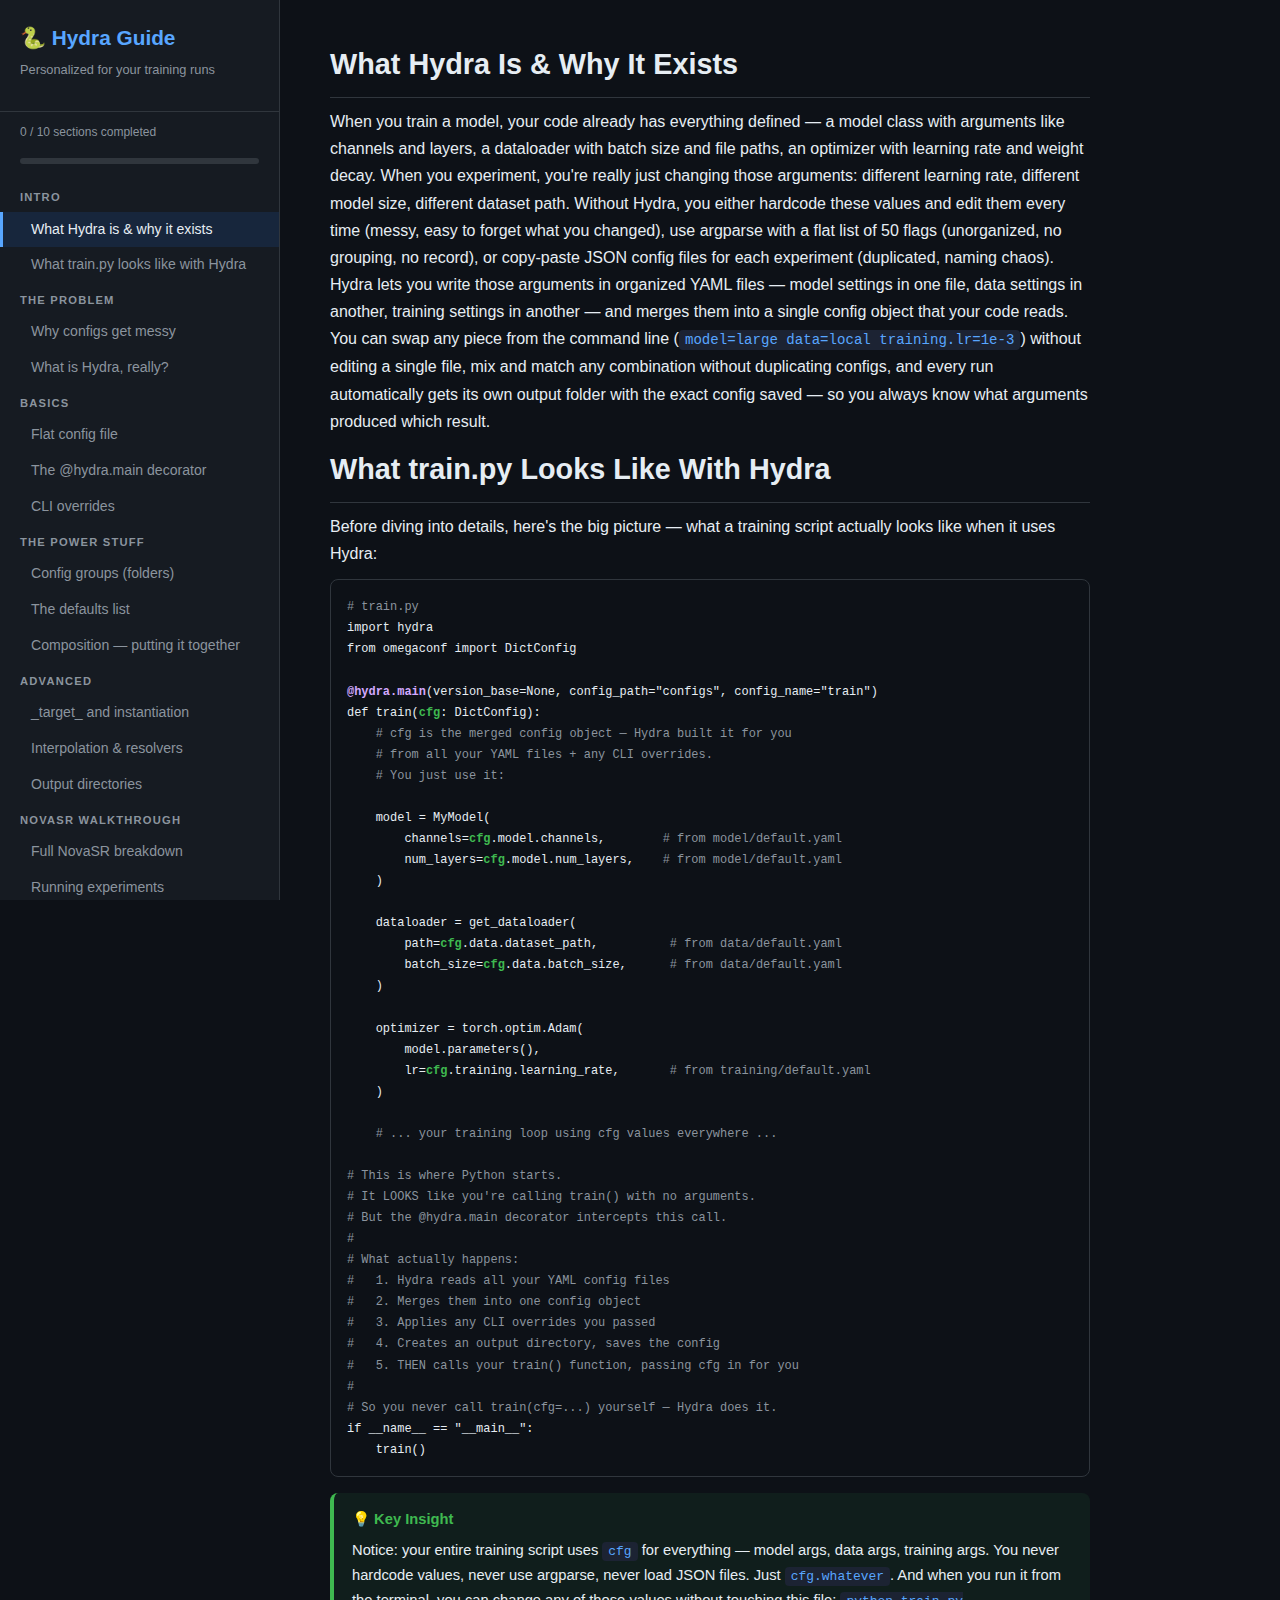
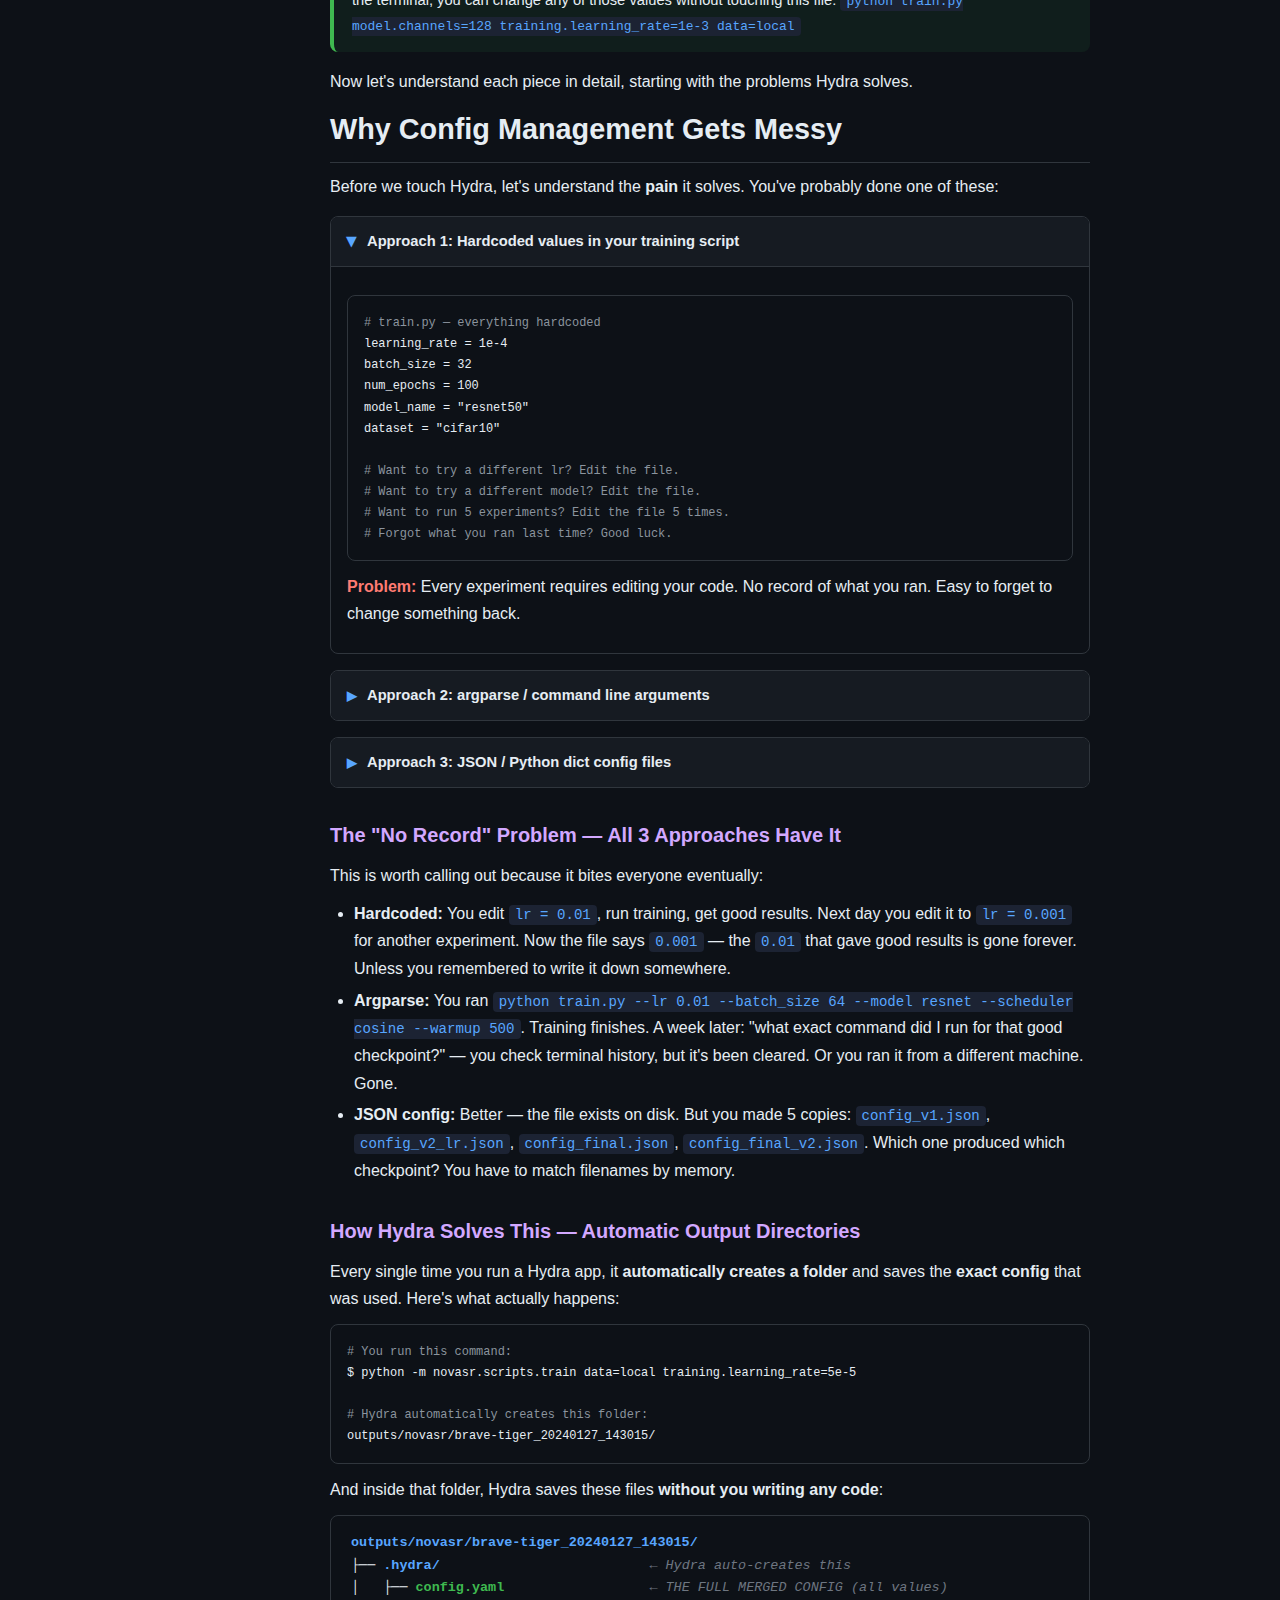
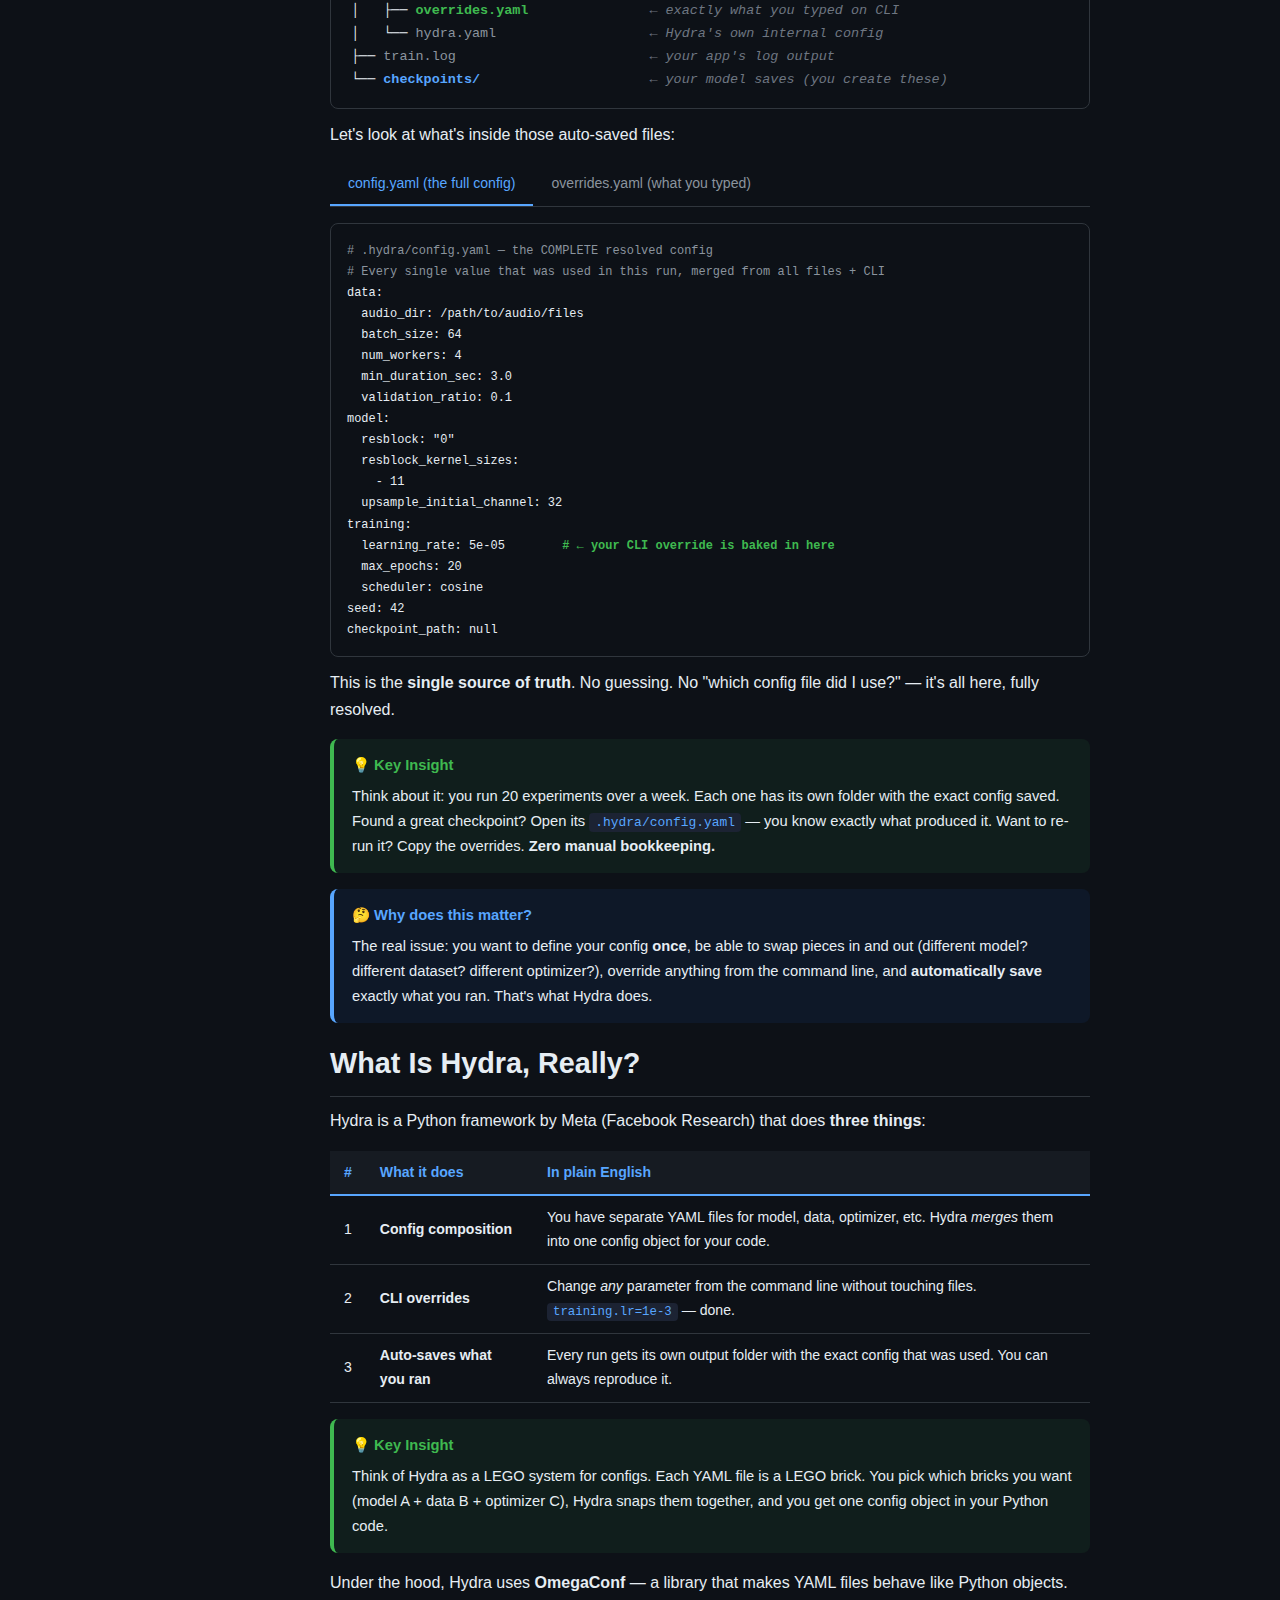
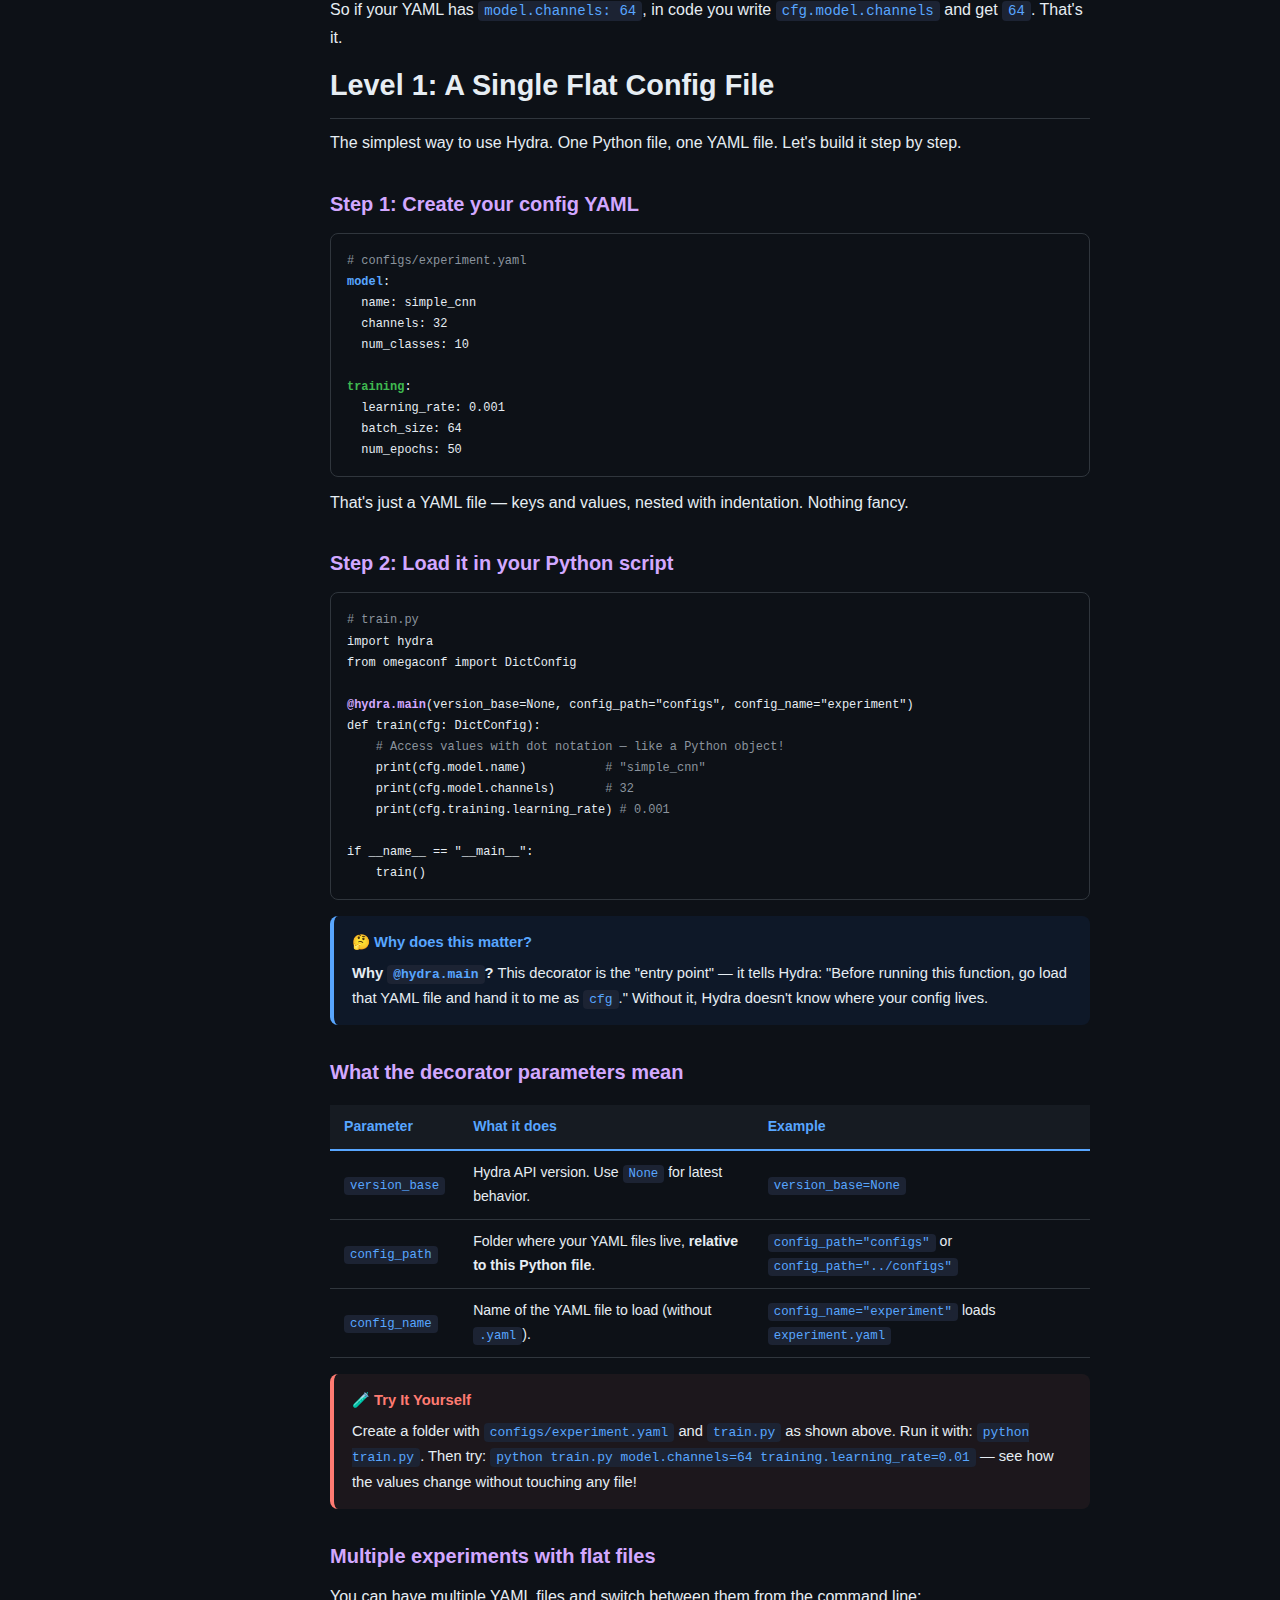
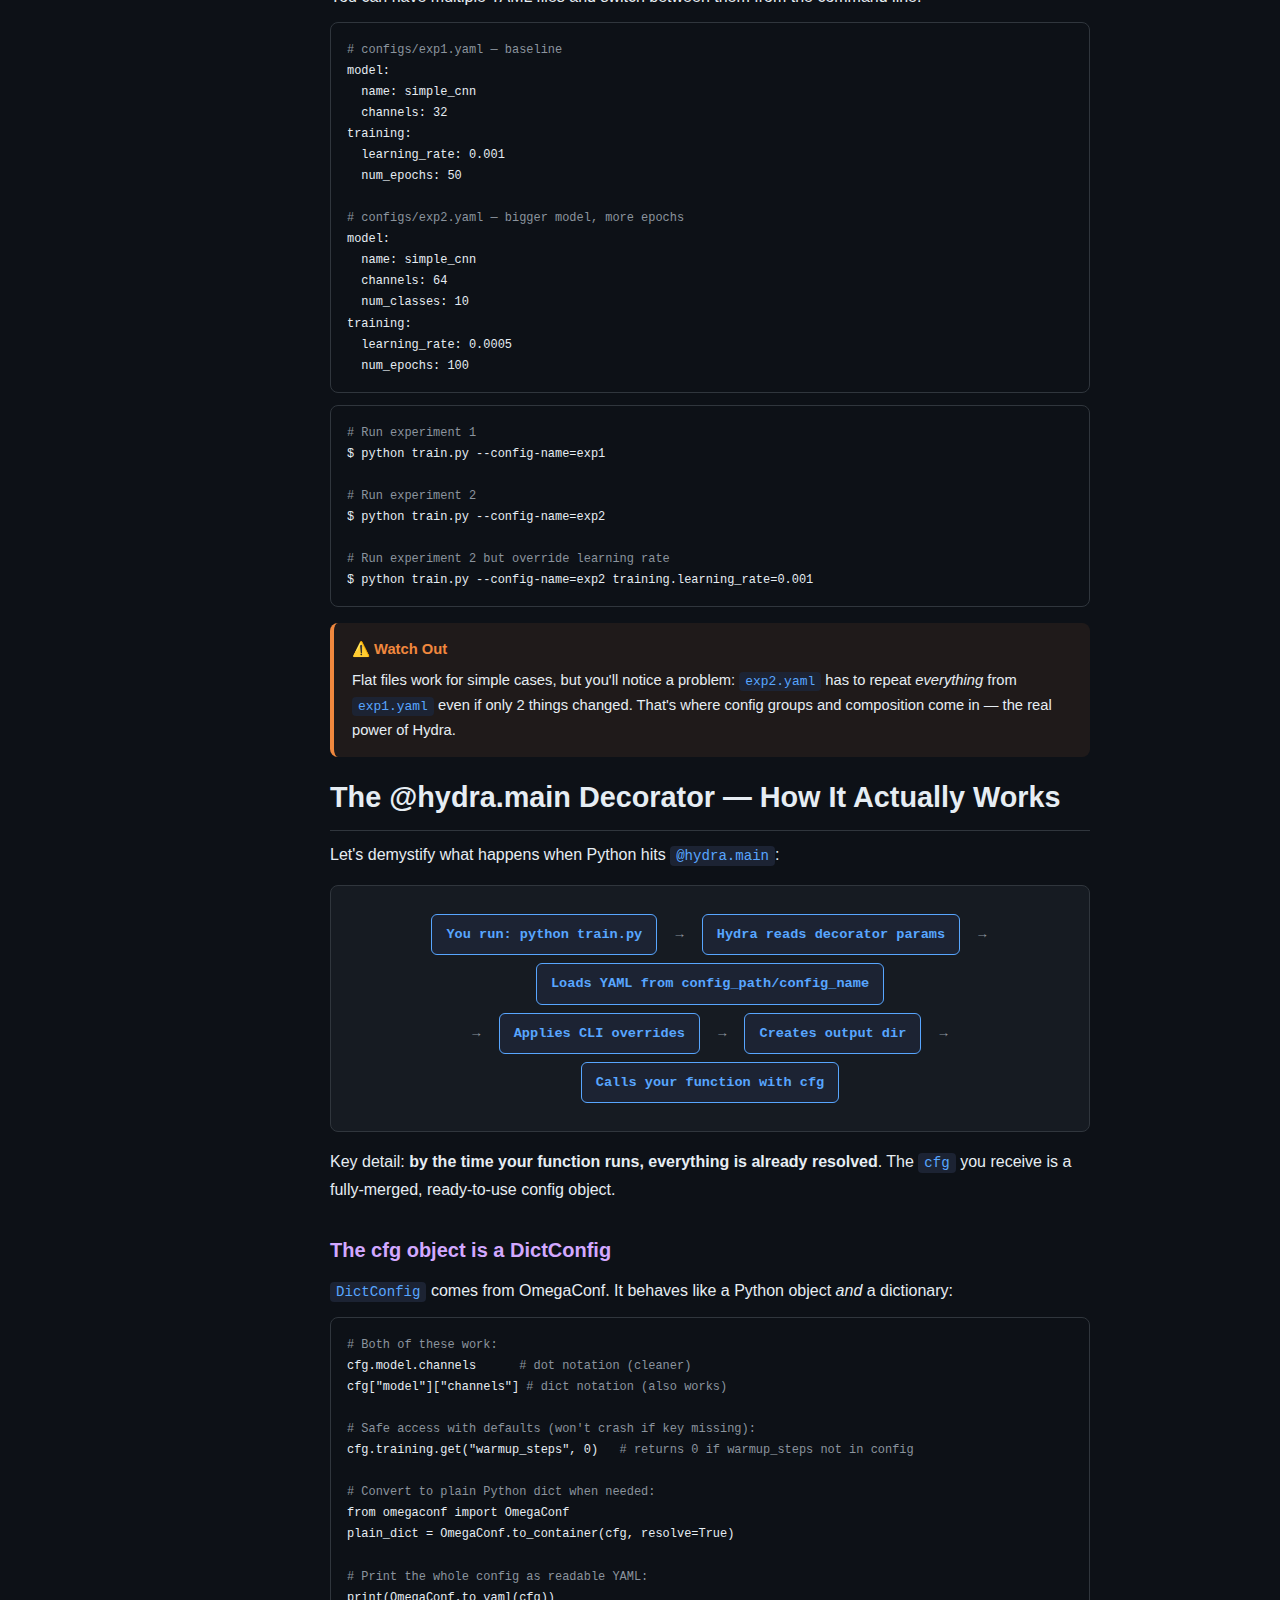
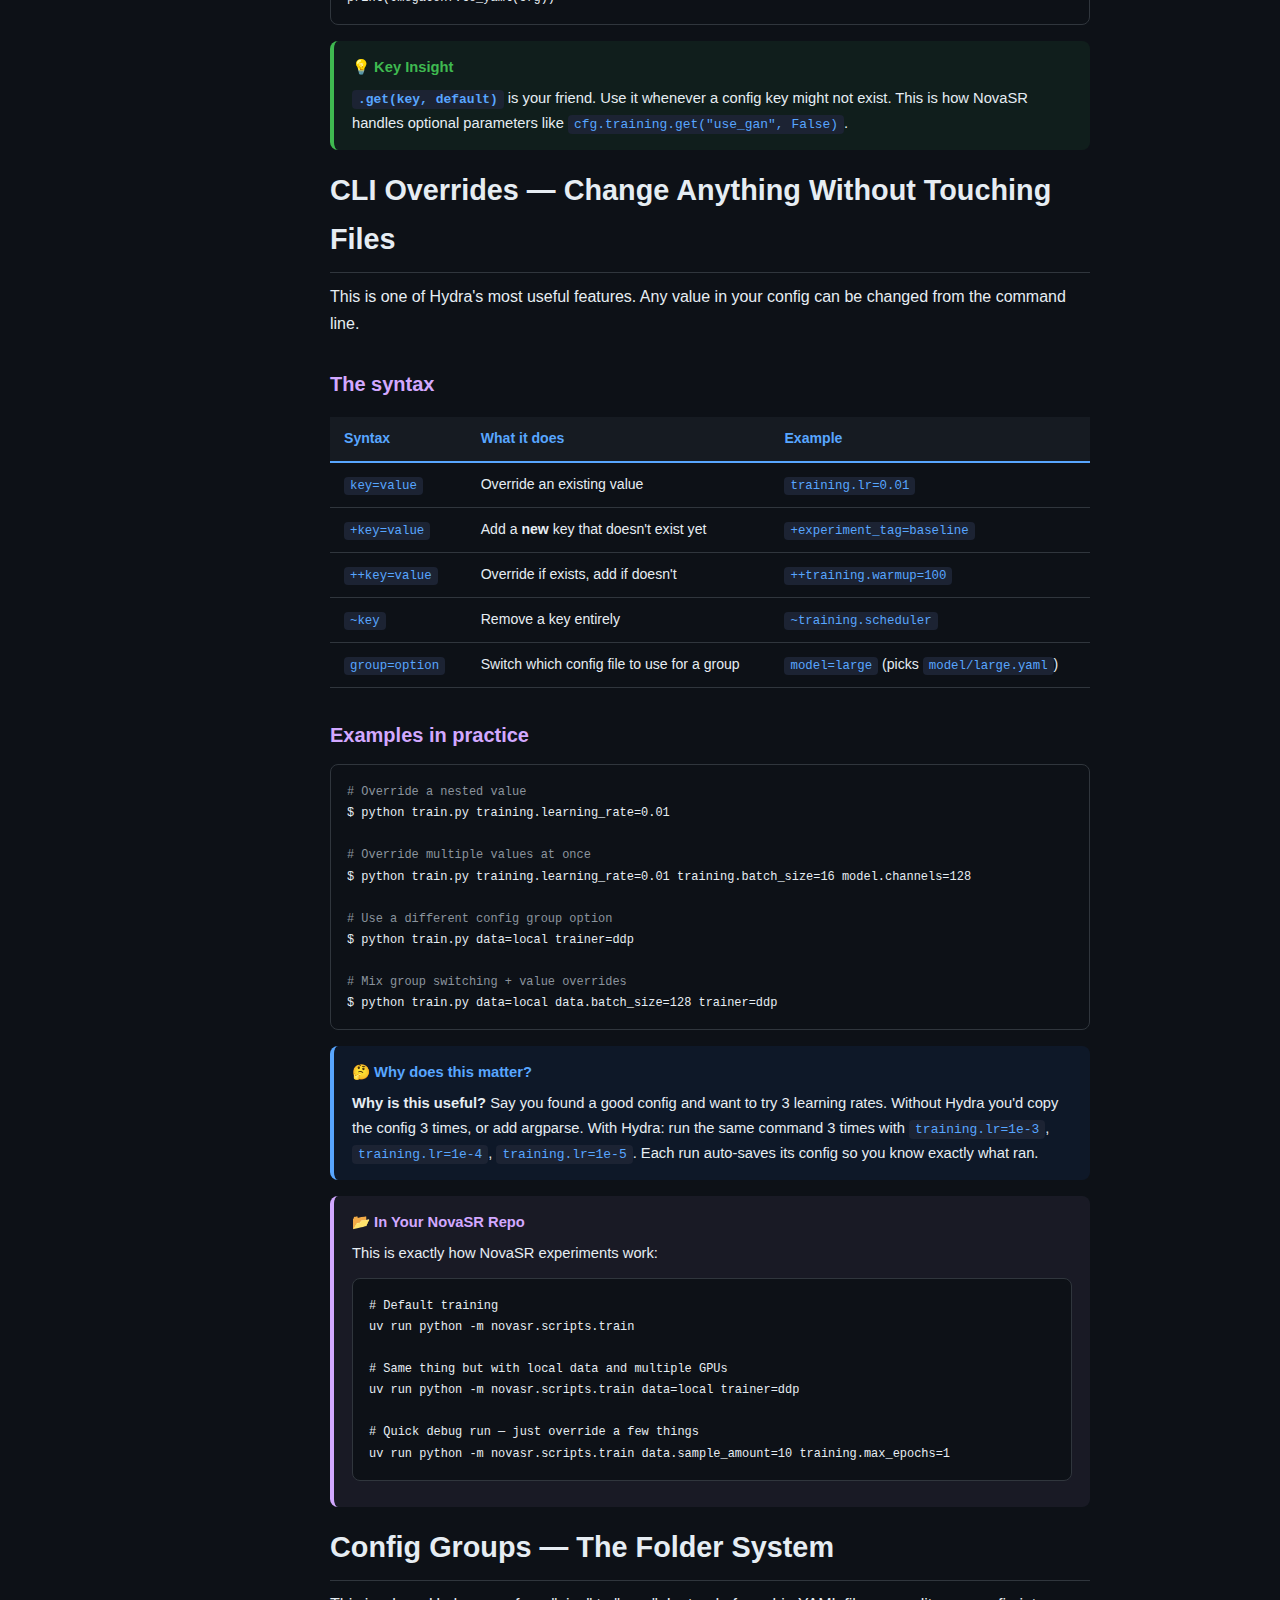
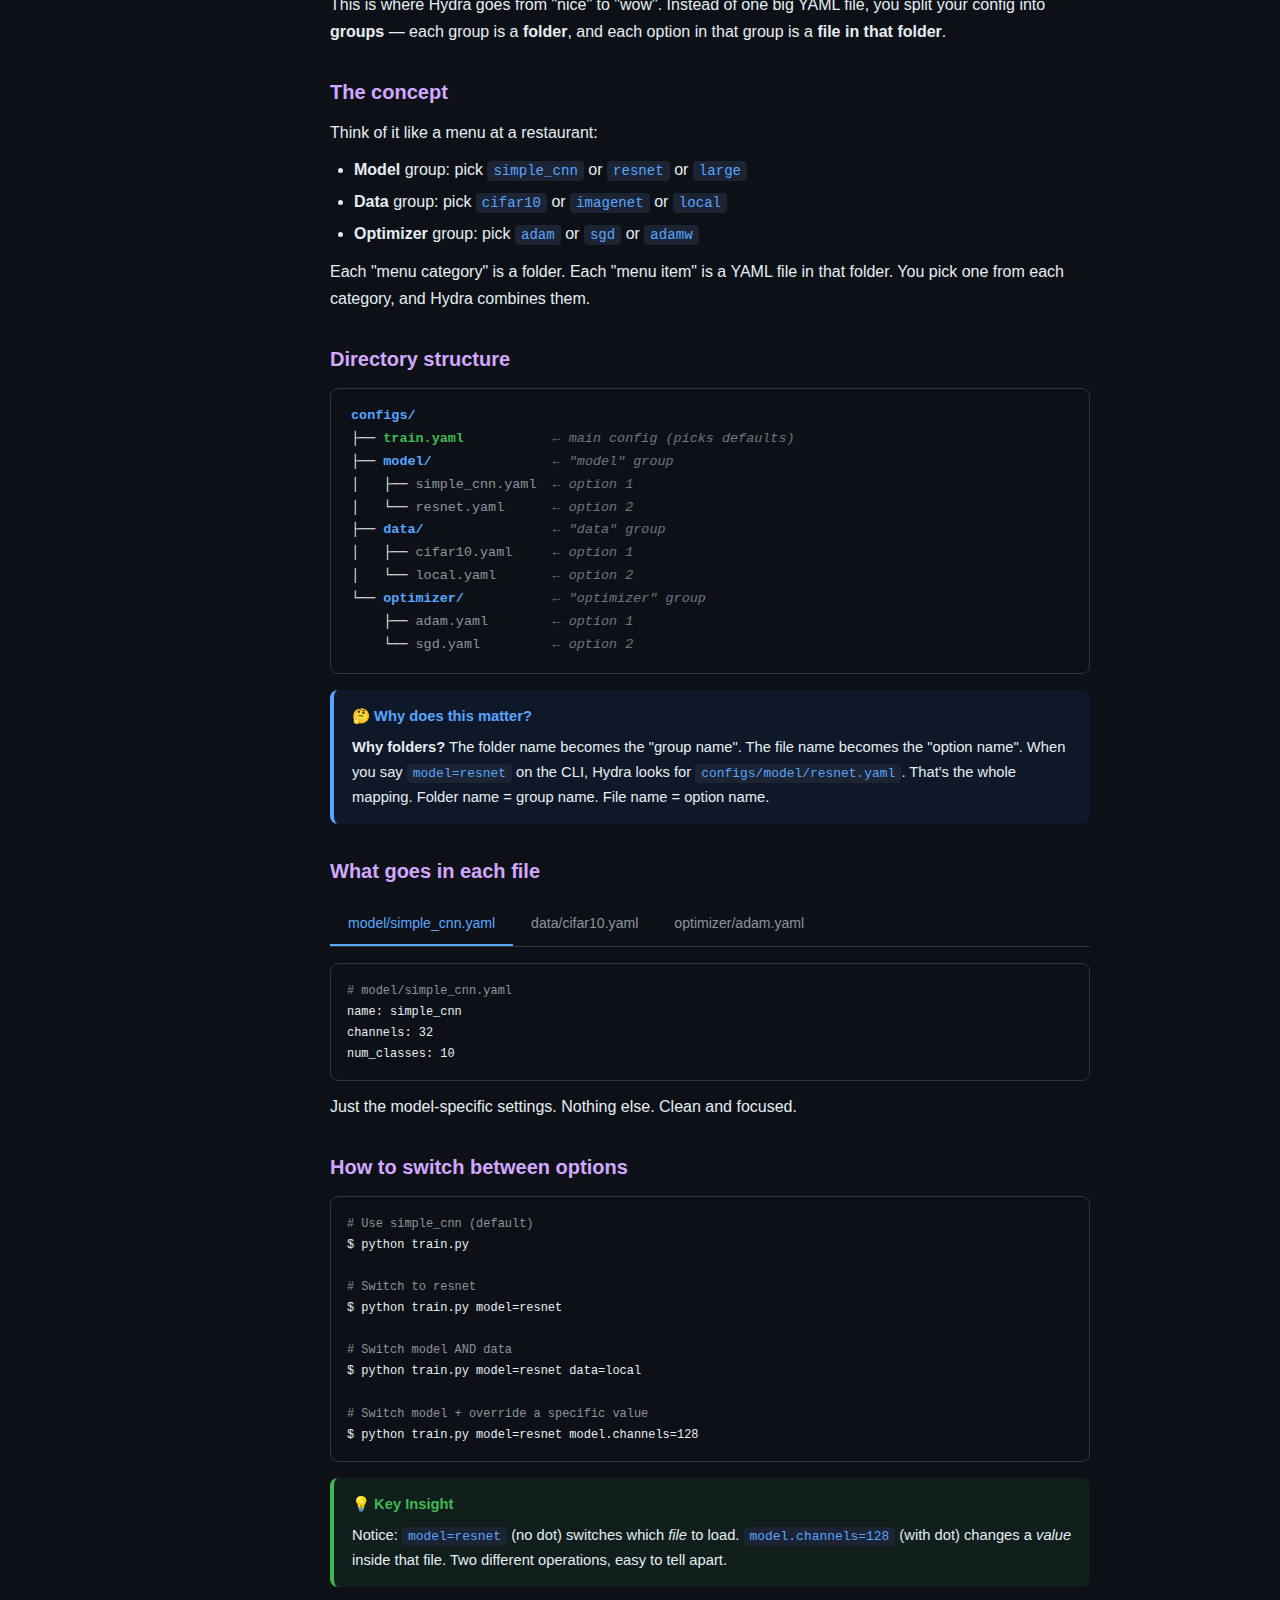
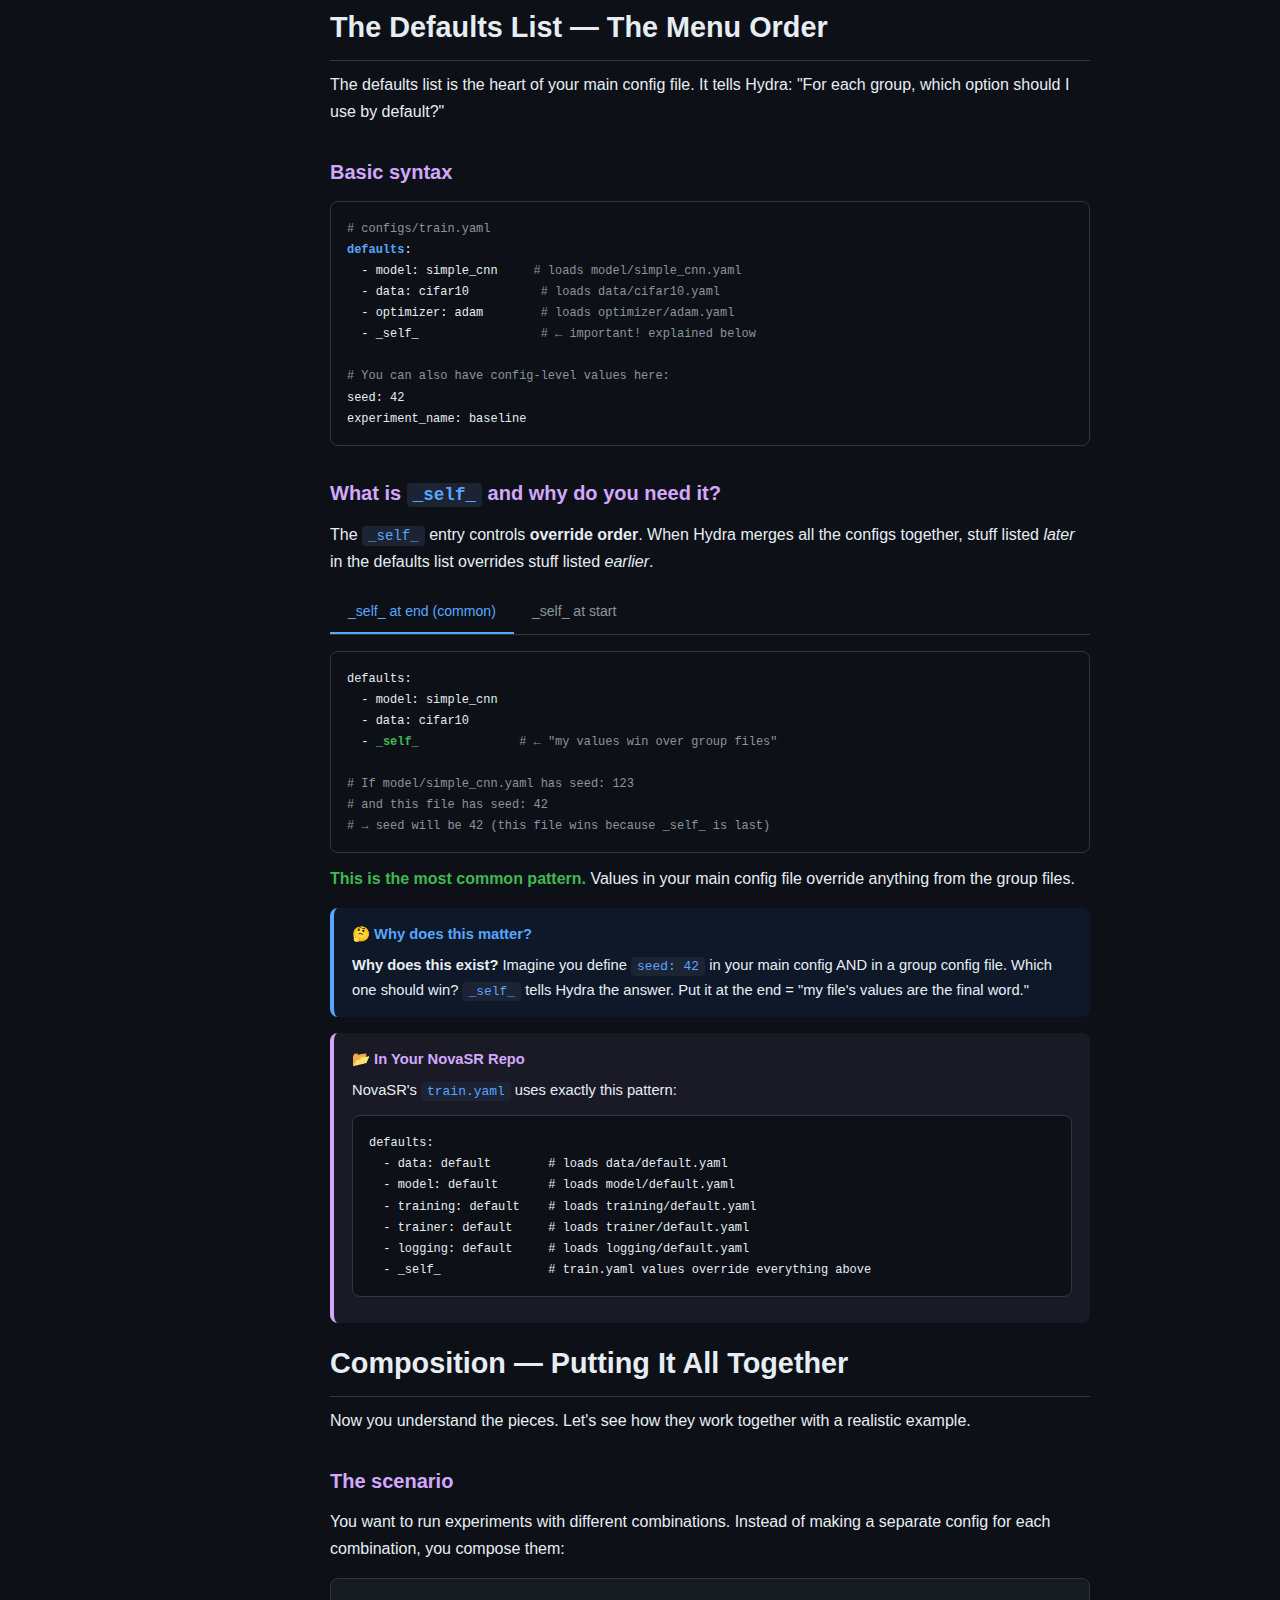
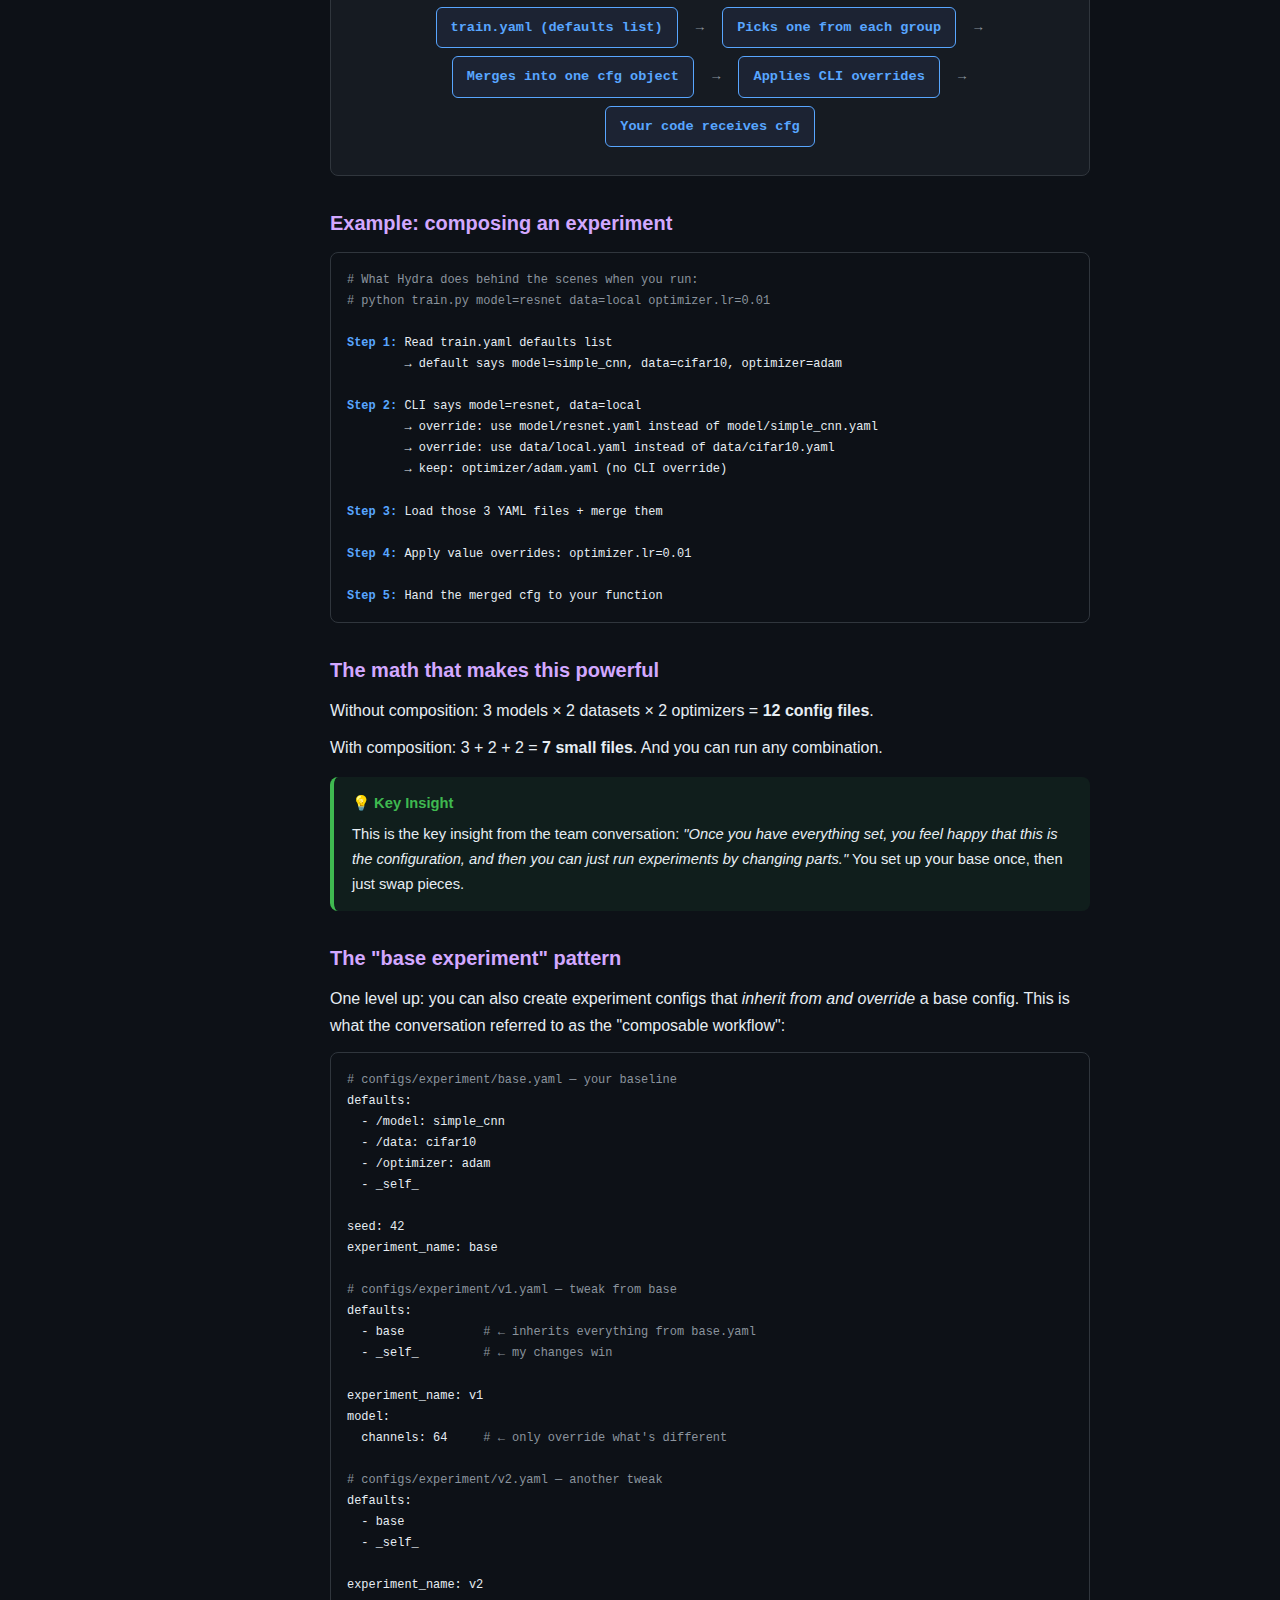
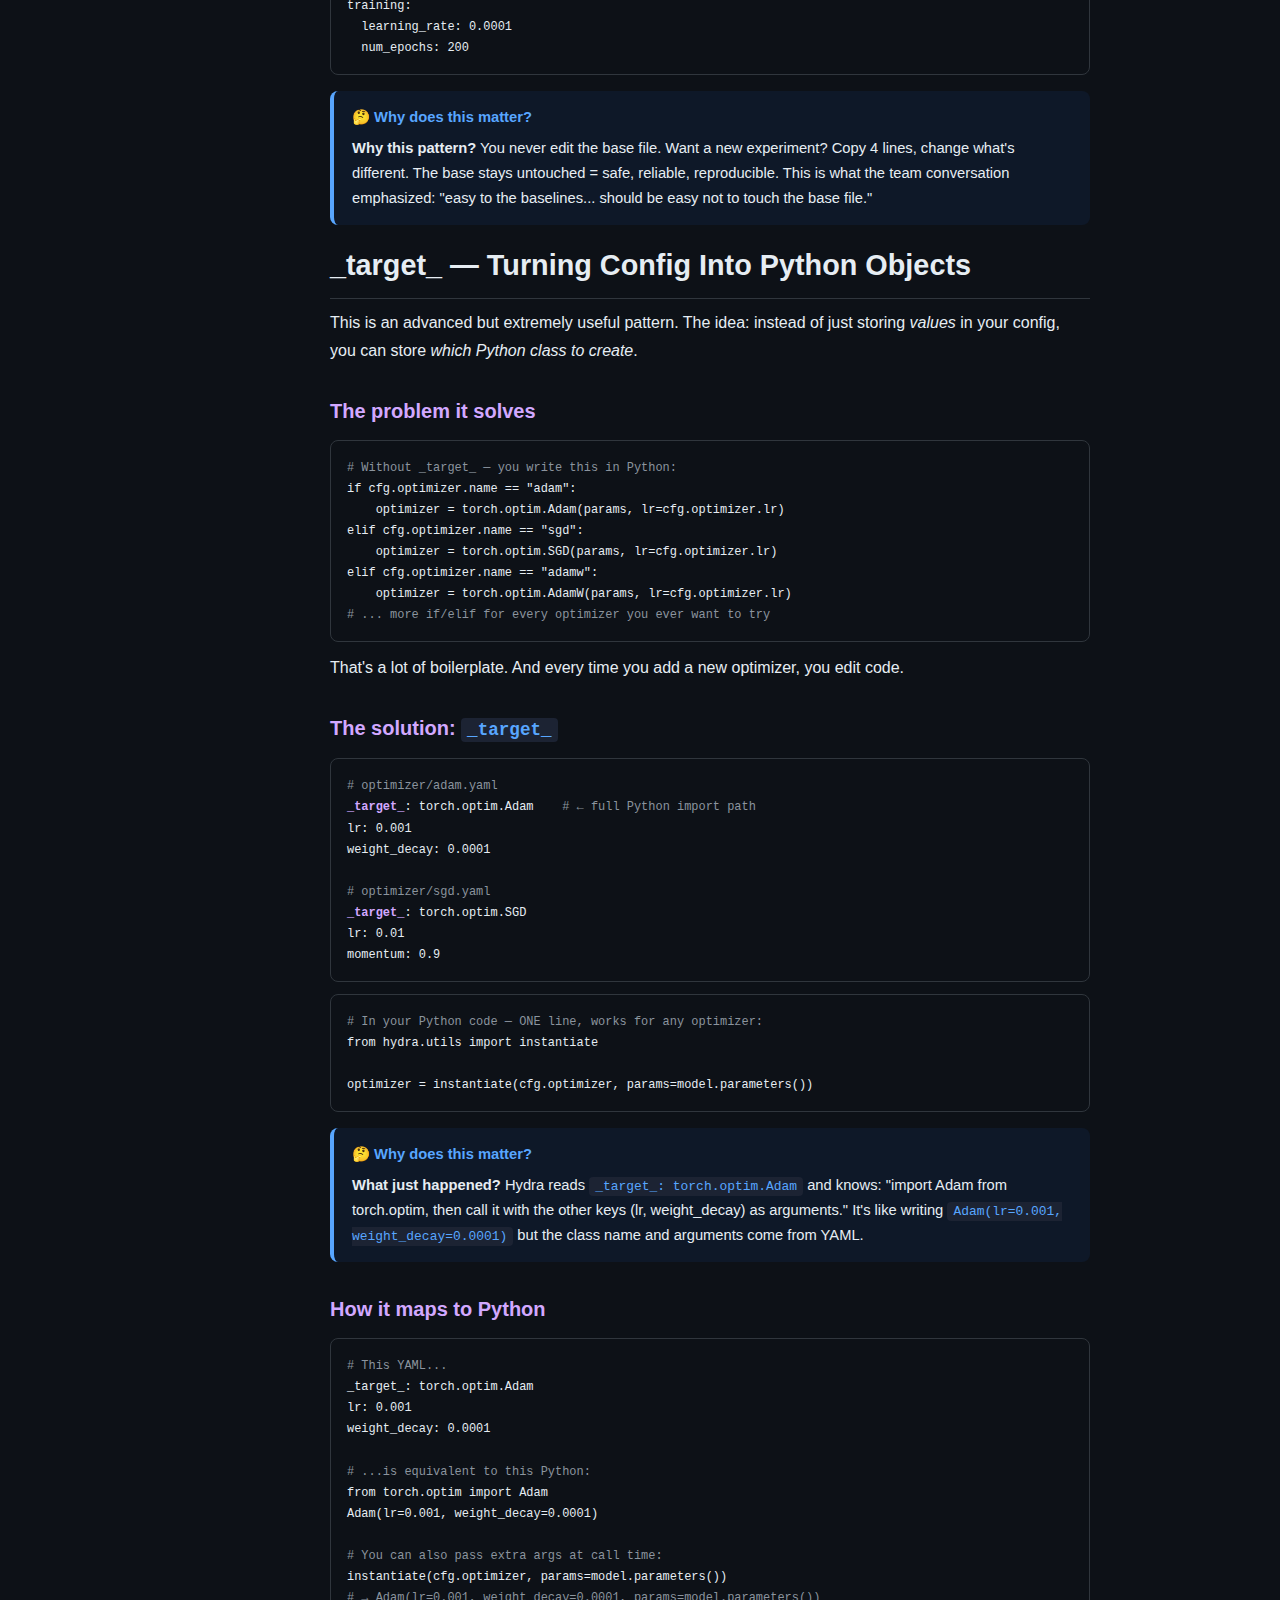
<file: docs/hydra/index.html>
<!DOCTYPE html>
<html lang="en">
<head>
<meta charset="UTF-8">
<meta name="viewport" content="width=device-width, initial-scale=1.0">
<title>Hydra — Your Personal Interactive Guide</title>
<style>
  :root {
    --bg: #0d1117;
    --surface: #161b22;
    --surface2: #1c2333;
    --border: #30363d;
    --text: #e6edf3;
    --text-muted: #8b949e;
    --accent: #58a6ff;
    --accent2: #3fb950;
    --accent3: #d2a8ff;
    --accent4: #f0883e;
    --accent5: #ff7b72;
    --code-bg: #0d1117;
    --highlight: #1f6feb22;
  }
  * { margin: 0; padding: 0; box-sizing: border-box; }
  body {
    font-family: -apple-system, BlinkMacSystemFont, 'Segoe UI', Helvetica, Arial, sans-serif;
    background: var(--bg);
    color: var(--text);
    line-height: 1.7;
  }

  /* Layout */
  .layout { display: flex; min-height: 100vh; }

  /* Sidebar */
  .sidebar {
    width: 280px;
    background: var(--surface);
    border-right: 1px solid var(--border);
    padding: 20px 0;
    position: fixed;
    top: 0;
    left: 0;
    bottom: 0;
    overflow-y: auto;
    z-index: 100;
    transition: transform 0.3s;
  }
  .sidebar-header {
    padding: 0 20px 20px;
    border-bottom: 1px solid var(--border);
    margin-bottom: 10px;
  }
  .sidebar-header h1 {
    font-size: 1.3rem;
    color: var(--accent);
    display: flex;
    align-items: center;
    gap: 8px;
  }
  .sidebar-header p {
    font-size: 0.8rem;
    color: var(--text-muted);
    margin-top: 4px;
  }
  .nav-section {
    padding: 8px 20px 4px;
    font-size: 0.7rem;
    text-transform: uppercase;
    letter-spacing: 1.2px;
    color: var(--text-muted);
    font-weight: 600;
  }
  .nav-link {
    display: block;
    padding: 6px 20px 6px 28px;
    color: var(--text-muted);
    text-decoration: none;
    font-size: 0.88rem;
    border-left: 3px solid transparent;
    transition: all 0.15s;
  }
  .nav-link:hover, .nav-link.active {
    color: var(--text);
    background: var(--highlight);
    border-left-color: var(--accent);
  }
  .progress-bar {
    margin: 16px 20px;
    background: var(--border);
    border-radius: 10px;
    height: 6px;
    overflow: hidden;
  }
  .progress-fill {
    height: 100%;
    background: linear-gradient(90deg, var(--accent), var(--accent2));
    border-radius: 10px;
    width: 0%;
    transition: width 0.5s;
  }
  .progress-text {
    padding: 0 20px;
    font-size: 0.75rem;
    color: var(--text-muted);
  }

  /* Main */
  .main {
    margin-left: 280px;
    flex: 1;
    max-width: 860px;
    padding: 40px 50px 100px;
  }

  /* Typography */
  h2 {
    font-size: 1.8rem;
    margin: 50px 0 10px;
    color: var(--text);
    padding-bottom: 8px;
    border-bottom: 1px solid var(--border);
  }
  h2:first-child { margin-top: 0; }
  h3 {
    font-size: 1.25rem;
    margin: 30px 0 10px;
    color: var(--accent3);
  }
  h4 {
    font-size: 1.05rem;
    margin: 20px 0 8px;
    color: var(--accent4);
  }
  p { margin: 10px 0; color: var(--text); }
  ul, ol { margin: 10px 0 10px 24px; }
  li { margin: 4px 0; }

  /* Sections */
  .section {
    scroll-margin-top: 20px;
    animation: fadeIn 0.4s ease;
  }
  @keyframes fadeIn {
    from { opacity: 0; transform: translateY(10px); }
    to { opacity: 1; transform: translateY(0); }
  }

  /* Callouts */
  .callout {
    padding: 14px 18px;
    border-radius: 8px;
    margin: 16px 0;
    border-left: 4px solid;
    font-size: 0.92rem;
  }
  .callout-why {
    background: #1f6feb15;
    border-color: var(--accent);
  }
  .callout-why::before {
    content: "🤔 Why does this matter?";
    display: block;
    font-weight: 700;
    margin-bottom: 6px;
    color: var(--accent);
  }
  .callout-key {
    background: #3fb95015;
    border-color: var(--accent2);
  }
  .callout-key::before {
    content: "💡 Key Insight";
    display: block;
    font-weight: 700;
    margin-bottom: 6px;
    color: var(--accent2);
  }
  .callout-warn {
    background: #f0883e15;
    border-color: var(--accent4);
  }
  .callout-warn::before {
    content: "⚠️ Watch Out";
    display: block;
    font-weight: 700;
    margin-bottom: 6px;
    color: var(--accent4);
  }
  .callout-novasr {
    background: #d2a8ff10;
    border-color: var(--accent3);
  }
  .callout-novasr::before {
    content: "📂 In Your NovaSR Repo";
    display: block;
    font-weight: 700;
    margin-bottom: 6px;
    color: var(--accent3);
  }
  .callout-try {
    background: #ff7b7210;
    border-color: var(--accent5);
  }
  .callout-try::before {
    content: "🧪 Try It Yourself";
    display: block;
    font-weight: 700;
    margin-bottom: 6px;
    color: var(--accent5);
  }

  /* Code blocks */
  pre {
    background: var(--code-bg);
    border: 1px solid var(--border);
    border-radius: 8px;
    padding: 16px;
    overflow-x: auto;
    margin: 12px 0;
    font-size: 0.85rem;
    line-height: 1.55;
    position: relative;
  }
  pre .label {
    position: absolute;
    top: 6px;
    right: 10px;
    font-size: 0.68rem;
    color: var(--text-muted);
    background: var(--surface);
    padding: 2px 8px;
    border-radius: 4px;
  }
  code {
    font-family: 'SF Mono', 'Fira Code', 'Cascadia Code', Consolas, monospace;
    font-size: 0.88em;
  }
  :not(pre) > code {
    background: var(--surface2);
    padding: 2px 6px;
    border-radius: 4px;
    color: var(--accent);
  }

  /* Interactive toggles */
  .toggle {
    margin: 16px 0;
    border: 1px solid var(--border);
    border-radius: 8px;
    overflow: hidden;
  }
  .toggle-header {
    padding: 12px 16px;
    background: var(--surface);
    cursor: pointer;
    display: flex;
    align-items: center;
    gap: 10px;
    font-weight: 600;
    font-size: 0.92rem;
    user-select: none;
    transition: background 0.15s;
  }
  .toggle-header:hover { background: var(--surface2); }
  .toggle-arrow {
    transition: transform 0.2s;
    color: var(--accent);
    font-size: 0.8rem;
  }
  .toggle.open .toggle-arrow { transform: rotate(90deg); }
  .toggle-body {
    display: none;
    padding: 16px;
    border-top: 1px solid var(--border);
  }
  .toggle.open .toggle-body { display: block; }

  /* Comparison table */
  .compare-table {
    width: 100%;
    border-collapse: collapse;
    margin: 16px 0;
    font-size: 0.88rem;
  }
  .compare-table th {
    background: var(--surface);
    padding: 10px 14px;
    text-align: left;
    border-bottom: 2px solid var(--accent);
    color: var(--accent);
    font-weight: 600;
  }
  .compare-table td {
    padding: 10px 14px;
    border-bottom: 1px solid var(--border);
  }
  .compare-table tr:hover { background: var(--highlight); }

  /* File tree */
  .file-tree {
    background: var(--code-bg);
    border: 1px solid var(--border);
    border-radius: 8px;
    padding: 16px 20px;
    font-family: 'SF Mono', monospace;
    font-size: 0.84rem;
    line-height: 1.7;
    margin: 12px 0;
    white-space: pre;
  }
  .file-tree .folder { color: var(--accent); font-weight: 600; }
  .file-tree .file { color: var(--text-muted); }
  .file-tree .highlight { color: var(--accent2); font-weight: 600; }
  .file-tree .comment { color: #6e7681; font-style: italic; }

  /* Flow diagram */
  .flow-diagram {
    background: var(--surface);
    border: 1px solid var(--border);
    border-radius: 8px;
    padding: 24px;
    margin: 16px 0;
    text-align: center;
    font-family: 'SF Mono', monospace;
    font-size: 0.85rem;
    line-height: 2;
    overflow-x: auto;
  }
  .flow-step {
    display: inline-block;
    background: var(--surface2);
    border: 1px solid var(--accent);
    border-radius: 6px;
    padding: 6px 14px;
    margin: 4px;
    color: var(--accent);
    font-weight: 600;
  }
  .flow-arrow { color: var(--text-muted); margin: 0 6px; }

  /* Quiz */
  .quiz {
    background: var(--surface);
    border: 1px solid var(--border);
    border-radius: 8px;
    padding: 20px;
    margin: 20px 0;
  }
  .quiz h4 { margin-top: 0; color: var(--accent5); }
  .quiz-option {
    display: block;
    margin: 8px 0;
    padding: 10px 14px;
    border: 1px solid var(--border);
    border-radius: 6px;
    cursor: pointer;
    transition: all 0.15s;
    font-size: 0.9rem;
  }
  .quiz-option:hover { border-color: var(--accent); background: var(--highlight); }
  .quiz-option.correct { border-color: var(--accent2); background: #3fb95020; }
  .quiz-option.wrong { border-color: var(--accent5); background: #ff7b7220; }
  .quiz-feedback {
    margin-top: 10px;
    padding: 10px 14px;
    border-radius: 6px;
    display: none;
    font-size: 0.88rem;
  }

  /* Tabs */
  .tabs { margin: 16px 0; }
  .tab-headers {
    display: flex;
    gap: 0;
    border-bottom: 1px solid var(--border);
  }
  .tab-header {
    padding: 8px 18px;
    cursor: pointer;
    color: var(--text-muted);
    font-size: 0.88rem;
    border-bottom: 2px solid transparent;
    transition: all 0.15s;
    font-weight: 500;
  }
  .tab-header:hover { color: var(--text); }
  .tab-header.active {
    color: var(--accent);
    border-bottom-color: var(--accent);
  }
  .tab-panel { display: none; padding-top: 4px; }
  .tab-panel.active { display: block; }

  /* Checked marks for progress */
  .check-item {
    display: flex;
    align-items: center;
    gap: 10px;
    padding: 6px 0;
  }
  .check-box {
    width: 18px;
    height: 18px;
    border: 2px solid var(--border);
    border-radius: 4px;
    cursor: pointer;
    display: flex;
    align-items: center;
    justify-content: center;
    transition: all 0.15s;
    flex-shrink: 0;
  }
  .check-box.checked {
    background: var(--accent2);
    border-color: var(--accent2);
  }
  .check-box.checked::after {
    content: "✓";
    color: white;
    font-size: 12px;
    font-weight: 700;
  }

  /* Mobile */
  .menu-toggle {
    display: none;
    position: fixed;
    top: 14px;
    left: 14px;
    z-index: 200;
    background: var(--surface);
    border: 1px solid var(--border);
    border-radius: 6px;
    padding: 8px 12px;
    color: var(--text);
    cursor: pointer;
    font-size: 1.2rem;
  }
  @media (max-width: 900px) {
    .sidebar { transform: translateX(-100%); }
    .sidebar.open { transform: translateX(0); }
    .main { margin-left: 0; padding: 30px 20px 80px; }
    .menu-toggle { display: block; }
  }

  /* Smooth scrolling */
  html { scroll-behavior: smooth; }

  /* Annotation highlighting */
  .hl-blue { color: var(--accent); font-weight: 600; }
  .hl-green { color: var(--accent2); font-weight: 600; }
  .hl-purple { color: var(--accent3); font-weight: 600; }
  .hl-orange { color: var(--accent4); font-weight: 600; }
  .hl-red { color: var(--accent5); font-weight: 600; }
  .hl-muted { color: var(--text-muted); }
</style>
</head>
<body>

<button class="menu-toggle" onclick="document.querySelector('.sidebar').classList.toggle('open')">☰</button>

<div class="layout">
<!-- Sidebar Navigation -->
<nav class="sidebar">
  <div class="sidebar-header">
    <h1>🐍 Hydra Guide</h1>
    <p>Personalized for your training runs</p>
  </div>
  <div class="progress-text"><span id="progress-count">0</span> / 10 sections completed</div>
  <div class="progress-bar"><div class="progress-fill" id="progress-fill"></div></div>

  <div class="nav-section">Intro</div>
  <a class="nav-link" href="#intro">What Hydra is & why it exists</a>
  <a class="nav-link" href="#hydra-train">What train.py looks like with Hydra</a>

  <div class="nav-section">The Problem</div>
  <a class="nav-link" href="#problem">Why configs get messy</a>
  <a class="nav-link" href="#what-is-hydra">What is Hydra, really?</a>

  <div class="nav-section">Basics</div>
  <a class="nav-link" href="#flat-config">Flat config file</a>
  <a class="nav-link" href="#decorator">The @hydra.main decorator</a>
  <a class="nav-link" href="#cli-overrides">CLI overrides</a>

  <div class="nav-section">The Power Stuff</div>
  <a class="nav-link" href="#config-groups">Config groups (folders)</a>
  <a class="nav-link" href="#defaults-list">The defaults list</a>
  <a class="nav-link" href="#composition">Composition — putting it together</a>

  <div class="nav-section">Advanced</div>
  <a class="nav-link" href="#target-pattern">_target_ and instantiation</a>
  <a class="nav-link" href="#interpolation">Interpolation & resolvers</a>
  <a class="nav-link" href="#output-dirs">Output directories</a>

  <div class="nav-section">NovaSR Walkthrough</div>
  <a class="nav-link" href="#novasr-full">Full NovaSR breakdown</a>
  <a class="nav-link" href="#novasr-usage">Running experiments</a>
  <a class="nav-link" href="#write-your-own">Write your own config</a>

  <div class="nav-section">Reference</div>
  <a class="nav-link" href="#cheatsheet">Cheat sheet</a>
  <a class="nav-link" href="#checklist">Learning checklist</a>
</nav>

<!-- Main Content -->
<div class="main">

<!-- ================= SECTION: INTRO ================= -->
<div class="section" id="intro">
<h2>What Hydra Is & Why It Exists</h2>

<p>When you train a model, your code already has everything defined — a model class with arguments like channels and layers, a dataloader with batch size and file paths, an optimizer with learning rate and weight decay. When you experiment, you're really just changing those arguments: different learning rate, different model size, different dataset path. Without Hydra, you either hardcode these values and edit them every time (messy, easy to forget what you changed), use argparse with a flat list of 50 flags (unorganized, no grouping, no record), or copy-paste JSON config files for each experiment (duplicated, naming chaos). Hydra lets you write those arguments in organized YAML files — model settings in one file, data settings in another, training settings in another — and merges them into a single config object that your code reads. You can swap any piece from the command line (<code>model=large data=local training.lr=1e-3</code>) without editing a single file, mix and match any combination without duplicating configs, and every run automatically gets its own output folder with the exact config saved — so you always know what arguments produced which result.</p>
</div>

<!-- ================= SECTION: HYDRA TRAIN.PY ================= -->
<div class="section" id="hydra-train">
<h2>What train.py Looks Like With Hydra</h2>

<p>Before diving into details, here's the big picture — what a training script actually looks like when it uses Hydra:</p>

<pre><code><span class="hl-muted"># train.py</span>
import hydra
from omegaconf import DictConfig

<span class="hl-purple">@hydra.main</span>(version_base=None, config_path="configs", config_name="train")
def train(<span class="hl-green">cfg</span>: DictConfig):
    <span class="hl-muted"># cfg is the merged config object — Hydra built it for you
    # from all your YAML files + any CLI overrides.
    # You just use it:</span>

    model = MyModel(
        channels=<span class="hl-green">cfg</span>.model.channels,        <span class="hl-muted"># from model/default.yaml</span>
        num_layers=<span class="hl-green">cfg</span>.model.num_layers,    <span class="hl-muted"># from model/default.yaml</span>
    )

    dataloader = get_dataloader(
        path=<span class="hl-green">cfg</span>.data.dataset_path,          <span class="hl-muted"># from data/default.yaml</span>
        batch_size=<span class="hl-green">cfg</span>.data.batch_size,      <span class="hl-muted"># from data/default.yaml</span>
    )

    optimizer = torch.optim.Adam(
        model.parameters(),
        lr=<span class="hl-green">cfg</span>.training.learning_rate,       <span class="hl-muted"># from training/default.yaml</span>
    )

    <span class="hl-muted"># ... your training loop using cfg values everywhere ...</span>

<span class="hl-muted"># This is where Python starts.
# It LOOKS like you're calling train() with no arguments.
# But the @hydra.main decorator intercepts this call.
#
# What actually happens:
#   1. Hydra reads all your YAML config files
#   2. Merges them into one config object
#   3. Applies any CLI overrides you passed
#   4. Creates an output directory, saves the config
#   5. THEN calls your train() function, passing cfg in for you
#
# So you never call train(cfg=...) yourself — Hydra does it.</span>
if __name__ == "__main__":
    train()</code></pre>

<div class="callout callout-key">
  Notice: your entire training script uses <code>cfg</code> for everything — model args, data args, training args. You never hardcode values, never use argparse, never load JSON files. Just <code>cfg.whatever</code>. And when you run it from the terminal, you can change any of those values without touching this file: <code>python train.py model.channels=128 training.learning_rate=1e-3 data=local</code>
</div>

<p>Now let's understand each piece in detail, starting with the problems Hydra solves.</p>
</div>

<!-- ================= SECTION: THE PROBLEM ================= -->
<div class="section" id="problem">
<h2>Why Config Management Gets Messy</h2>

<p>Before we touch Hydra, let's understand the <strong>pain</strong> it solves. You've probably done one of these:</p>

<div class="toggle open">
  <div class="toggle-header" onclick="this.parentElement.classList.toggle('open')">
    <span class="toggle-arrow">▶</span> Approach 1: Hardcoded values in your training script
  </div>
  <div class="toggle-body">
<pre><code><span class="hl-muted"># train.py — everything hardcoded</span>
learning_rate = 1e-4
batch_size = 32
num_epochs = 100
model_name = "resnet50"
dataset = "cifar10"

<span class="hl-muted"># Want to try a different lr? Edit the file.
# Want to try a different model? Edit the file.
# Want to run 5 experiments? Edit the file 5 times.
# Forgot what you ran last time? Good luck.</span></code></pre>
    <p><span class="hl-red">Problem:</span> Every experiment requires editing your code. No record of what you ran. Easy to forget to change something back.</p>
  </div>
</div>

<div class="toggle">
  <div class="toggle-header" onclick="this.parentElement.classList.toggle('open')">
    <span class="toggle-arrow">▶</span> Approach 2: argparse / command line arguments
  </div>
  <div class="toggle-body">
<pre><code><span class="hl-muted"># train.py — argparse</span>
parser = argparse.ArgumentParser()
parser.add_argument("--lr", type=float, default=1e-4)
parser.add_argument("--batch_size", type=int, default=32)
parser.add_argument("--model", type=str, default="resnet50")
parser.add_argument("--dataset", type=str, default="cifar10")
parser.add_argument("--num_epochs", type=int, default=100)
parser.add_argument("--optimizer", type=str, default="adam")
parser.add_argument("--scheduler", type=str, default="cosine")
parser.add_argument("--warmup_steps", type=int, default=500)
<span class="hl-muted"># ... 30 more arguments ...</span>
args = parser.parse_args()</code></pre>
    <p><span class="hl-red">Problem 1 — It doesn't scale.</span> A real training run has 30-50+ parameters. Your script becomes a massive wall of <code>add_argument</code> calls. Hard to read, hard to maintain.</p>
    <p><span class="hl-red">Problem 2 — Nested configs are awkward.</span> In practice, your config is <em>structured</em>. The model has its own settings (hidden_size, num_layers, dropout). The data has its own (batch_size, num_workers). The optimizer has its own (lr, weight_decay). With argparse, everything is flat:</p>
<pre><code><span class="hl-muted"># argparse — everything is flat, no structure</span>
parser.add_argument("--model_hidden_size", type=int, default=256)
parser.add_argument("--model_num_layers", type=int, default=4)
parser.add_argument("--model_dropout", type=float, default=0.1)
parser.add_argument("--data_batch_size", type=int, default=32)
parser.add_argument("--data_num_workers", type=int, default=4)
parser.add_argument("--optim_lr", type=float, default=1e-4)
parser.add_argument("--optim_weight_decay", type=float, default=0.01)
<span class="hl-muted"># No grouping. No hierarchy. Just a flat list of 50 arguments.
# In code you write: args.model_hidden_size (ugly prefix-based naming)
# Compare to Hydra: cfg.model.hidden_size (clean, grouped, readable)</span></code></pre>
    <p>You end up inventing naming conventions like <code>model_</code> prefix to fake structure. And if you want to pass all model args to a function, you have to pick them out one by one — there's no <code>args.model</code> that gives you all model settings as a group.</p>
    <p><span class="hl-red">Problem 3 — No record of what you ran.</span> You run <code>python train.py --lr 0.01 --batch_size 64</code>. It finishes. Next day: "what lr did I use for that good run?" You have no idea unless you manually logged it or your terminal history is still there.</p>
  </div>
</div>

<div class="toggle">
  <div class="toggle-header" onclick="this.parentElement.classList.toggle('open')">
    <span class="toggle-arrow">▶</span> Approach 3: JSON / Python dict config files
  </div>
  <div class="toggle-body">
<pre><code><span class="hl-muted"># config.json</span>
{
  "model": {"name": "resnet50", "channels": 64},
  "data": {"name": "cifar10", "batch_size": 32},
  "training": {"lr": 1e-4, "epochs": 100}
}

<span class="hl-muted"># train.py</span>
with open("config.json") as f:
    config = json.load(f)</code></pre>
    <p><span class="hl-orange">Better!</span> But: want to change <em>one thing</em> for an experiment? Copy the whole file. Now you have <code>config_v1.json</code>, <code>config_v2.json</code>, <code>config_v2_lr1e3.json</code>... Name soup. And to override from CLI, you still need argparse on top.</p>
  </div>
</div>

<h3>The "No Record" Problem — All 3 Approaches Have It</h3>
<p>This is worth calling out because it bites everyone eventually:</p>
<ul>
  <li><strong>Hardcoded:</strong> You edit <code>lr = 0.01</code>, run training, get good results. Next day you edit it to <code>lr = 0.001</code> for another experiment. Now the file says <code>0.001</code> — the <code>0.01</code> that gave good results is gone forever. Unless you remembered to write it down somewhere.</li>
  <li><strong>Argparse:</strong> You ran <code>python train.py --lr 0.01 --batch_size 64 --model resnet --scheduler cosine --warmup 500</code>. Training finishes. A week later: "what exact command did I run for that good checkpoint?" — you check terminal history, but it's been cleared. Or you ran it from a different machine. Gone.</li>
  <li><strong>JSON config:</strong> Better — the file exists on disk. But you made 5 copies: <code>config_v1.json</code>, <code>config_v2_lr.json</code>, <code>config_final.json</code>, <code>config_final_v2.json</code>. Which one produced which checkpoint? You have to match filenames by memory.</li>
</ul>

<h3>How Hydra Solves This — Automatic Output Directories</h3>
<p>Every single time you run a Hydra app, it <strong>automatically creates a folder</strong> and saves the <strong>exact config</strong> that was used. Here's what actually happens:</p>

<pre><code><span class="hl-muted"># You run this command:</span>
$ python -m novasr.scripts.train data=local training.learning_rate=5e-5

<span class="hl-muted"># Hydra automatically creates this folder:</span>
outputs/novasr/brave-tiger_20240127_143015/</code></pre>

<p>And inside that folder, Hydra saves these files <strong>without you writing any code</strong>:</p>

<div class="file-tree"><span class="folder">outputs/novasr/brave-tiger_20240127_143015/</span>
├── <span class="folder">.hydra/</span>                          <span class="comment">← Hydra auto-creates this</span>
│   ├── <span class="highlight">config.yaml</span>                  <span class="comment">← THE FULL MERGED CONFIG (all values)</span>
│   ├── <span class="highlight">overrides.yaml</span>               <span class="comment">← exactly what you typed on CLI</span>
│   └── <span class="file">hydra.yaml</span>                   <span class="comment">← Hydra's own internal config</span>
├── <span class="file">train.log</span>                        <span class="comment">← your app's log output</span>
└── <span class="folder">checkpoints/</span>                     <span class="comment">← your model saves (you create these)</span></div>

<p>Let's look at what's inside those auto-saved files:</p>

<div class="tabs">
  <div class="tab-headers">
    <div class="tab-header active" onclick="switchTab(this, 'record-config')">config.yaml (the full config)</div>
    <div class="tab-header" onclick="switchTab(this, 'record-overrides')">overrides.yaml (what you typed)</div>
  </div>
  <div class="tab-panel active" id="record-config">
<pre><code><span class="hl-muted"># .hydra/config.yaml — the COMPLETE resolved config
# Every single value that was used in this run, merged from all files + CLI</span>
data:
  audio_dir: /path/to/audio/files
  batch_size: 64
  num_workers: 4
  min_duration_sec: 3.0
  validation_ratio: 0.1
model:
  resblock: "0"
  resblock_kernel_sizes:
    - 11
  upsample_initial_channel: 32
training:
  learning_rate: 5e-05        <span class="hl-green"># ← your CLI override is baked in here</span>
  max_epochs: 20
  scheduler: cosine
seed: 42
checkpoint_path: null</code></pre>
    <p>This is the <strong>single source of truth</strong>. No guessing. No "which config file did I use?" — it's all here, fully resolved.</p>
  </div>
  <div class="tab-panel" id="record-overrides">
<pre><code><span class="hl-muted"># .hydra/overrides.yaml — just the CLI overrides you typed</span>
- data=local
- training.learning_rate=5e-5</code></pre>
    <p>This tells you: "you started with defaults and changed these two things." So you can re-run the exact same experiment by copy-pasting these overrides.</p>
  </div>
</div>

<div class="callout callout-key">
  Think about it: you run 20 experiments over a week. Each one has its own folder with the exact config saved. Found a great checkpoint? Open its <code>.hydra/config.yaml</code> — you know exactly what produced it. Want to re-run it? Copy the overrides. <strong>Zero manual bookkeeping.</strong>
</div>

<div class="callout callout-why">
  The real issue: you want to define your config <strong>once</strong>, be able to swap pieces in and out (different model? different dataset? different optimizer?), override anything from the command line, and <strong>automatically save</strong> exactly what you ran. That's what Hydra does.
</div>
</div>

<!-- ================= SECTION: WHAT IS HYDRA ================= -->
<div class="section" id="what-is-hydra">
<h2>What Is Hydra, Really?</h2>

<p>Hydra is a Python framework by Meta (Facebook Research) that does <strong>three things</strong>:</p>

<table class="compare-table">
  <tr>
    <th>#</th><th>What it does</th><th>In plain English</th>
  </tr>
  <tr>
    <td>1</td>
    <td><strong>Config composition</strong></td>
    <td>You have separate YAML files for model, data, optimizer, etc. Hydra <em>merges</em> them into one config object for your code.</td>
  </tr>
  <tr>
    <td>2</td>
    <td><strong>CLI overrides</strong></td>
    <td>Change <em>any</em> parameter from the command line without touching files. <code>training.lr=1e-3</code> — done.</td>
  </tr>
  <tr>
    <td>3</td>
    <td><strong>Auto-saves what you ran</strong></td>
    <td>Every run gets its own output folder with the exact config that was used. You can always reproduce it.</td>
  </tr>
</table>

<div class="callout callout-key">
  Think of Hydra as a LEGO system for configs. Each YAML file is a LEGO brick. You pick which bricks you want (model A + data B + optimizer C), Hydra snaps them together, and you get one config object in your Python code.
</div>

<p>Under the hood, Hydra uses <strong>OmegaConf</strong> — a library that makes YAML files behave like Python objects. So if your YAML has <code>model.channels: 64</code>, in code you write <code>cfg.model.channels</code> and get <code>64</code>. That's it.</p>
</div>

<!-- ================= SECTION: FLAT CONFIG ================= -->
<div class="section" id="flat-config">
<h2>Level 1: A Single Flat Config File</h2>

<p>The simplest way to use Hydra. One Python file, one YAML file. Let's build it step by step.</p>

<h3>Step 1: Create your config YAML</h3>
<pre><code><span class="hl-muted"># configs/experiment.yaml</span>
<span class="hl-blue">model</span>:
  name: simple_cnn
  channels: 32
  num_classes: 10

<span class="hl-green">training</span>:
  learning_rate: 0.001
  batch_size: 64
  num_epochs: 50</code></pre>

<p>That's just a YAML file — keys and values, nested with indentation. Nothing fancy.</p>

<h3>Step 2: Load it in your Python script</h3>
<pre><code><span class="hl-muted"># train.py</span>
import hydra
from omegaconf import DictConfig

<span class="hl-purple">@hydra.main</span>(version_base=None, config_path="configs", config_name="experiment")
def train(cfg: DictConfig):
    <span class="hl-muted"># Access values with dot notation — like a Python object!</span>
    print(cfg.model.name)           <span class="hl-muted"># "simple_cnn"</span>
    print(cfg.model.channels)       <span class="hl-muted"># 32</span>
    print(cfg.training.learning_rate) <span class="hl-muted"># 0.001</span>

if __name__ == "__main__":
    train()</code></pre>

<div class="callout callout-why">
  <strong>Why <code>@hydra.main</code>?</strong> This decorator is the "entry point" — it tells Hydra: "Before running this function, go load that YAML file and hand it to me as <code>cfg</code>." Without it, Hydra doesn't know where your config lives.
</div>

<h3>What the decorator parameters mean</h3>
<table class="compare-table">
  <tr><th>Parameter</th><th>What it does</th><th>Example</th></tr>
  <tr>
    <td><code>version_base</code></td>
    <td>Hydra API version. Use <code>None</code> for latest behavior.</td>
    <td><code>version_base=None</code></td>
  </tr>
  <tr>
    <td><code>config_path</code></td>
    <td>Folder where your YAML files live, <strong>relative to this Python file</strong>.</td>
    <td><code>config_path="configs"</code> or <code>config_path="../configs"</code></td>
  </tr>
  <tr>
    <td><code>config_name</code></td>
    <td>Name of the YAML file to load (without <code>.yaml</code>).</td>
    <td><code>config_name="experiment"</code> loads <code>experiment.yaml</code></td>
  </tr>
</table>

<div class="callout callout-try">
  Create a folder with <code>configs/experiment.yaml</code> and <code>train.py</code> as shown above. Run it with: <code>python train.py</code>. Then try: <code>python train.py model.channels=64 training.learning_rate=0.01</code> — see how the values change without touching any file!
</div>

<h3>Multiple experiments with flat files</h3>
<p>You can have multiple YAML files and switch between them from the command line:</p>
<pre><code><span class="hl-muted"># configs/exp1.yaml — baseline</span>
model:
  name: simple_cnn
  channels: 32
training:
  learning_rate: 0.001
  num_epochs: 50

<span class="hl-muted"># configs/exp2.yaml — bigger model, more epochs</span>
model:
  name: simple_cnn
  channels: 64
  num_classes: 10
training:
  learning_rate: 0.0005
  num_epochs: 100</code></pre>

<pre><code><span class="hl-muted"># Run experiment 1</span>
$ python train.py --config-name=exp1

<span class="hl-muted"># Run experiment 2</span>
$ python train.py --config-name=exp2

<span class="hl-muted"># Run experiment 2 but override learning rate</span>
$ python train.py --config-name=exp2 training.learning_rate=0.001</code></pre>

<div class="callout callout-warn">
  Flat files work for simple cases, but you'll notice a problem: <code>exp2.yaml</code> has to repeat <em>everything</em> from <code>exp1.yaml</code> even if only 2 things changed. That's where config groups and composition come in — the real power of Hydra.
</div>
</div>

<!-- ================= SECTION: DECORATOR ================= -->
<div class="section" id="decorator">
<h2>The @hydra.main Decorator — How It Actually Works</h2>

<p>Let's demystify what happens when Python hits <code>@hydra.main</code>:</p>

<div class="flow-diagram">
  <span class="flow-step">You run: python train.py</span>
  <span class="flow-arrow">→</span>
  <span class="flow-step">Hydra reads decorator params</span>
  <span class="flow-arrow">→</span>
  <span class="flow-step">Loads YAML from config_path/config_name</span>
  <br>
  <span class="flow-arrow">→</span>
  <span class="flow-step">Applies CLI overrides</span>
  <span class="flow-arrow">→</span>
  <span class="flow-step">Creates output dir</span>
  <span class="flow-arrow">→</span>
  <span class="flow-step">Calls your function with cfg</span>
</div>

<p>Key detail: <strong>by the time your function runs, everything is already resolved</strong>. The <code>cfg</code> you receive is a fully-merged, ready-to-use config object.</p>

<h3>The cfg object is a DictConfig</h3>
<p><code>DictConfig</code> comes from OmegaConf. It behaves like a Python object <em>and</em> a dictionary:</p>
<pre><code><span class="hl-muted"># Both of these work:</span>
cfg.model.channels      <span class="hl-muted"># dot notation (cleaner)</span>
cfg["model"]["channels"] <span class="hl-muted"># dict notation (also works)</span>

<span class="hl-muted"># Safe access with defaults (won't crash if key missing):</span>
cfg.training.get("warmup_steps", 0)   <span class="hl-muted"># returns 0 if warmup_steps not in config</span>

<span class="hl-muted"># Convert to plain Python dict when needed:</span>
from omegaconf import OmegaConf
plain_dict = OmegaConf.to_container(cfg, resolve=True)

<span class="hl-muted"># Print the whole config as readable YAML:</span>
print(OmegaConf.to_yaml(cfg))</code></pre>

<div class="callout callout-key">
  <strong><code>.get(key, default)</code></strong> is your friend. Use it whenever a config key might not exist. This is how NovaSR handles optional parameters like <code>cfg.training.get("use_gan", False)</code>.
</div>
</div>

<!-- ================= SECTION: CLI OVERRIDES ================= -->
<div class="section" id="cli-overrides">
<h2>CLI Overrides — Change Anything Without Touching Files</h2>

<p>This is one of Hydra's most useful features. Any value in your config can be changed from the command line.</p>

<h3>The syntax</h3>
<table class="compare-table">
  <tr><th>Syntax</th><th>What it does</th><th>Example</th></tr>
  <tr>
    <td><code>key=value</code></td>
    <td>Override an existing value</td>
    <td><code>training.lr=0.01</code></td>
  </tr>
  <tr>
    <td><code>+key=value</code></td>
    <td>Add a <strong>new</strong> key that doesn't exist yet</td>
    <td><code>+experiment_tag=baseline</code></td>
  </tr>
  <tr>
    <td><code>++key=value</code></td>
    <td>Override if exists, add if doesn't</td>
    <td><code>++training.warmup=100</code></td>
  </tr>
  <tr>
    <td><code>~key</code></td>
    <td>Remove a key entirely</td>
    <td><code>~training.scheduler</code></td>
  </tr>
  <tr>
    <td><code>group=option</code></td>
    <td>Switch which config file to use for a group</td>
    <td><code>model=large</code> (picks <code>model/large.yaml</code>)</td>
  </tr>
</table>

<h3>Examples in practice</h3>
<pre><code><span class="hl-muted"># Override a nested value</span>
$ python train.py training.learning_rate=0.01

<span class="hl-muted"># Override multiple values at once</span>
$ python train.py training.learning_rate=0.01 training.batch_size=16 model.channels=128

<span class="hl-muted"># Use a different config group option</span>
$ python train.py data=local trainer=ddp

<span class="hl-muted"># Mix group switching + value overrides</span>
$ python train.py data=local data.batch_size=128 trainer=ddp</code></pre>

<div class="callout callout-why">
  <strong>Why is this useful?</strong> Say you found a good config and want to try 3 learning rates. Without Hydra you'd copy the config 3 times, or add argparse. With Hydra: run the same command 3 times with <code>training.lr=1e-3</code>, <code>training.lr=1e-4</code>, <code>training.lr=1e-5</code>. Each run auto-saves its config so you know exactly what ran.
</div>

<div class="callout callout-novasr">
  This is exactly how NovaSR experiments work:
  <pre><code># Default training
uv run python -m novasr.scripts.train

# Same thing but with local data and multiple GPUs
uv run python -m novasr.scripts.train data=local trainer=ddp

# Quick debug run — just override a few things
uv run python -m novasr.scripts.train data.sample_amount=10 training.max_epochs=1</code></pre>
</div>
</div>

<!-- ================= SECTION: CONFIG GROUPS ================= -->
<div class="section" id="config-groups">
<h2>Config Groups — The Folder System</h2>

<p>This is where Hydra goes from "nice" to "wow". Instead of one big YAML file, you split your config into <strong>groups</strong> — each group is a <strong>folder</strong>, and each option in that group is a <strong>file in that folder</strong>.</p>

<h3>The concept</h3>
<p>Think of it like a menu at a restaurant:</p>
<ul>
  <li><strong>Model</strong> group: pick <code>simple_cnn</code> or <code>resnet</code> or <code>large</code></li>
  <li><strong>Data</strong> group: pick <code>cifar10</code> or <code>imagenet</code> or <code>local</code></li>
  <li><strong>Optimizer</strong> group: pick <code>adam</code> or <code>sgd</code> or <code>adamw</code></li>
</ul>
<p>Each "menu category" is a folder. Each "menu item" is a YAML file in that folder. You pick one from each category, and Hydra combines them.</p>

<h3>Directory structure</h3>
<div class="file-tree"><span class="folder">configs/</span>
├── <span class="highlight">train.yaml</span>           <span class="comment">← main config (picks defaults)</span>
├── <span class="folder">model/</span>               <span class="comment">← "model" group</span>
│   ├── <span class="file">simple_cnn.yaml</span>  <span class="comment">← option 1</span>
│   └── <span class="file">resnet.yaml</span>      <span class="comment">← option 2</span>
├── <span class="folder">data/</span>                <span class="comment">← "data" group</span>
│   ├── <span class="file">cifar10.yaml</span>     <span class="comment">← option 1</span>
│   └── <span class="file">local.yaml</span>       <span class="comment">← option 2</span>
└── <span class="folder">optimizer/</span>           <span class="comment">← "optimizer" group</span>
    ├── <span class="file">adam.yaml</span>        <span class="comment">← option 1</span>
    └── <span class="file">sgd.yaml</span>         <span class="comment">← option 2</span></div>

<div class="callout callout-why">
  <strong>Why folders?</strong> The folder name becomes the "group name". The file name becomes the "option name". When you say <code>model=resnet</code> on the CLI, Hydra looks for <code>configs/model/resnet.yaml</code>. That's the whole mapping. Folder name = group name. File name = option name.
</div>

<h3>What goes in each file</h3>

<div class="tabs">
  <div class="tab-headers">
    <div class="tab-header active" onclick="switchTab(this, 'grp-model')">model/simple_cnn.yaml</div>
    <div class="tab-header" onclick="switchTab(this, 'grp-data')">data/cifar10.yaml</div>
    <div class="tab-header" onclick="switchTab(this, 'grp-opt')">optimizer/adam.yaml</div>
  </div>
  <div class="tab-panel active" id="grp-model">
<pre><code><span class="hl-muted"># model/simple_cnn.yaml</span>
name: simple_cnn
channels: 32
num_classes: 10</code></pre>
    <p>Just the model-specific settings. Nothing else. Clean and focused.</p>
  </div>
  <div class="tab-panel" id="grp-data">
<pre><code><span class="hl-muted"># data/cifar10.yaml</span>
name: cifar10
batch_size: 64
num_workers: 4</code></pre>
  </div>
  <div class="tab-panel" id="grp-opt">
<pre><code><span class="hl-muted"># optimizer/adam.yaml</span>
name: adam
learning_rate: 0.001
weight_decay: 0.0001</code></pre>
  </div>
</div>

<h3>How to switch between options</h3>
<pre><code><span class="hl-muted"># Use simple_cnn (default)</span>
$ python train.py

<span class="hl-muted"># Switch to resnet</span>
$ python train.py model=resnet

<span class="hl-muted"># Switch model AND data</span>
$ python train.py model=resnet data=local

<span class="hl-muted"># Switch model + override a specific value</span>
$ python train.py model=resnet model.channels=128</code></pre>

<div class="callout callout-key">
  Notice: <code>model=resnet</code> (no dot) switches which <em>file</em> to load. <code>model.channels=128</code> (with dot) changes a <em>value</em> inside that file. Two different operations, easy to tell apart.
</div>
</div>

<!-- ================= SECTION: DEFAULTS LIST ================= -->
<div class="section" id="defaults-list">
<h2>The Defaults List — The Menu Order</h2>

<p>The defaults list is the heart of your main config file. It tells Hydra: "For each group, which option should I use by default?"</p>

<h3>Basic syntax</h3>
<pre><code><span class="hl-muted"># configs/train.yaml</span>
<span class="hl-blue">defaults</span>:
  - model: simple_cnn     <span class="hl-muted"># loads model/simple_cnn.yaml</span>
  - data: cifar10          <span class="hl-muted"># loads data/cifar10.yaml</span>
  - optimizer: adam        <span class="hl-muted"># loads optimizer/adam.yaml</span>
  - _self_                 <span class="hl-muted"># ← important! explained below</span>

<span class="hl-muted"># You can also have config-level values here:</span>
seed: 42
experiment_name: baseline</code></pre>

<h3>What is <code>_self_</code> and why do you need it?</h3>

<p>The <code>_self_</code> entry controls <strong>override order</strong>. When Hydra merges all the configs together, stuff listed <em>later</em> in the defaults list overrides stuff listed <em>earlier</em>.</p>

<div class="tabs">
  <div class="tab-headers">
    <div class="tab-header active" onclick="switchTab(this, 'self-end')">_self_ at end (common)</div>
    <div class="tab-header" onclick="switchTab(this, 'self-start')">_self_ at start</div>
  </div>
  <div class="tab-panel active" id="self-end">
<pre><code>defaults:
  - model: simple_cnn
  - data: cifar10
  - <span class="hl-green">_self_</span>              <span class="hl-muted"># ← "my values win over group files"</span>

<span class="hl-muted"># If model/simple_cnn.yaml has seed: 123
# and this file has seed: 42
# → seed will be 42 (this file wins because _self_ is last)</span></code></pre>
    <p><span class="hl-green">This is the most common pattern.</span> Values in your main config file override anything from the group files.</p>
  </div>
  <div class="tab-panel" id="self-start">
<pre><code>defaults:
  - <span class="hl-orange">_self_</span>              <span class="hl-muted"># ← "group files win over my values"</span>
  - model: simple_cnn
  - data: cifar10

<span class="hl-muted"># Now group files override values in this file</span></code></pre>
    <p>Rarely used, but available if you need group files to have the final say.</p>
  </div>
</div>

<div class="callout callout-why">
  <strong>Why does this exist?</strong> Imagine you define <code>seed: 42</code> in your main config AND in a group config file. Which one should win? <code>_self_</code> tells Hydra the answer. Put it at the end = "my file's values are the final word."
</div>

<div class="callout callout-novasr">
  NovaSR's <code>train.yaml</code> uses exactly this pattern:
<pre><code>defaults:
  - data: default        # loads data/default.yaml
  - model: default       # loads model/default.yaml
  - training: default    # loads training/default.yaml
  - trainer: default     # loads trainer/default.yaml
  - logging: default     # loads logging/default.yaml
  - _self_               # train.yaml values override everything above</code></pre>
</div>
</div>

<!-- ================= SECTION: COMPOSITION ================= -->
<div class="section" id="composition">
<h2>Composition — Putting It All Together</h2>

<p>Now you understand the pieces. Let's see how they work together with a realistic example.</p>

<h3>The scenario</h3>
<p>You want to run experiments with different combinations. Instead of making a separate config for each combination, you compose them:</p>

<div class="flow-diagram">
  <span class="flow-step">train.yaml (defaults list)</span>
  <span class="flow-arrow">→</span>
  <span class="flow-step">Picks one from each group</span>
  <span class="flow-arrow">→</span>
  <span class="flow-step">Merges into one cfg object</span>
  <span class="flow-arrow">→</span>
  <span class="flow-step">Applies CLI overrides</span>
  <span class="flow-arrow">→</span>
  <span class="flow-step">Your code receives cfg</span>
</div>

<h3>Example: composing an experiment</h3>
<pre><code><span class="hl-muted"># What Hydra does behind the scenes when you run:
# python train.py model=resnet data=local optimizer.lr=0.01</span>

<span class="hl-blue">Step 1:</span> Read train.yaml defaults list
        → default says model=simple_cnn, data=cifar10, optimizer=adam

<span class="hl-blue">Step 2:</span> CLI says model=resnet, data=local
        → override: use model/resnet.yaml instead of model/simple_cnn.yaml
        → override: use data/local.yaml instead of data/cifar10.yaml
        → keep: optimizer/adam.yaml (no CLI override)

<span class="hl-blue">Step 3:</span> Load those 3 YAML files + merge them

<span class="hl-blue">Step 4:</span> Apply value overrides: optimizer.lr=0.01

<span class="hl-blue">Step 5:</span> Hand the merged cfg to your function</code></pre>

<h3>The math that makes this powerful</h3>
<p>Without composition: 3 models × 2 datasets × 2 optimizers = <strong>12 config files</strong>.</p>
<p>With composition: 3 + 2 + 2 = <strong>7 small files</strong>. And you can run any combination.</p>

<div class="callout callout-key">
  This is the key insight from the team conversation: <em>"Once you have everything set, you feel happy that this is the configuration, and then you can just run experiments by changing parts."</em> You set up your base once, then just swap pieces.
</div>

<h3>The "base experiment" pattern</h3>
<p>One level up: you can also create experiment configs that <em>inherit from and override</em> a base config. This is what the conversation referred to as the "composable workflow":</p>

<pre><code><span class="hl-muted"># configs/experiment/base.yaml — your baseline</span>
defaults:
  - /model: simple_cnn
  - /data: cifar10
  - /optimizer: adam
  - _self_

seed: 42
experiment_name: base

<span class="hl-muted"># configs/experiment/v1.yaml — tweak from base</span>
defaults:
  - base           <span class="hl-muted"># ← inherits everything from base.yaml</span>
  - _self_         <span class="hl-muted"># ← my changes win</span>

experiment_name: v1
model:
  channels: 64     <span class="hl-muted"># ← only override what's different</span>

<span class="hl-muted"># configs/experiment/v2.yaml — another tweak</span>
defaults:
  - base
  - _self_

experiment_name: v2
training:
  learning_rate: 0.0001
  num_epochs: 200</code></pre>

<div class="callout callout-why">
  <strong>Why this pattern?</strong> You never edit the base file. Want a new experiment? Copy 4 lines, change what's different. The base stays untouched = safe, reliable, reproducible. This is what the team conversation emphasized: "easy to the baselines... should be easy not to touch the base file."
</div>
</div>

<!-- ================= SECTION: _TARGET_ ================= -->
<div class="section" id="target-pattern">
<h2>_target_ — Turning Config Into Python Objects</h2>

<p>This is an advanced but extremely useful pattern. The idea: instead of just storing <em>values</em> in your config, you can store <em>which Python class to create</em>.</p>

<h3>The problem it solves</h3>
<pre><code><span class="hl-muted"># Without _target_ — you write this in Python:</span>
if cfg.optimizer.name == "adam":
    optimizer = torch.optim.Adam(params, lr=cfg.optimizer.lr)
elif cfg.optimizer.name == "sgd":
    optimizer = torch.optim.SGD(params, lr=cfg.optimizer.lr)
elif cfg.optimizer.name == "adamw":
    optimizer = torch.optim.AdamW(params, lr=cfg.optimizer.lr)
<span class="hl-muted"># ... more if/elif for every optimizer you ever want to try</span></code></pre>

<p>That's a lot of boilerplate. And every time you add a new optimizer, you edit code.</p>

<h3>The solution: <code>_target_</code></h3>
<pre><code><span class="hl-muted"># optimizer/adam.yaml</span>
<span class="hl-purple">_target_</span>: torch.optim.Adam    <span class="hl-muted"># ← full Python import path</span>
lr: 0.001
weight_decay: 0.0001

<span class="hl-muted"># optimizer/sgd.yaml</span>
<span class="hl-purple">_target_</span>: torch.optim.SGD
lr: 0.01
momentum: 0.9</code></pre>

<pre><code><span class="hl-muted"># In your Python code — ONE line, works for any optimizer:</span>
from hydra.utils import instantiate

optimizer = instantiate(cfg.optimizer, params=model.parameters())</code></pre>

<div class="callout callout-why">
  <strong>What just happened?</strong> Hydra reads <code>_target_: torch.optim.Adam</code> and knows: "import Adam from torch.optim, then call it with the other keys (lr, weight_decay) as arguments." It's like writing <code>Adam(lr=0.001, weight_decay=0.0001)</code> but the class name and arguments come from YAML.
</div>

<h3>How it maps to Python</h3>
<pre><code><span class="hl-muted"># This YAML...</span>
_target_: torch.optim.Adam
lr: 0.001
weight_decay: 0.0001

<span class="hl-muted"># ...is equivalent to this Python:</span>
from torch.optim import Adam
Adam(lr=0.001, weight_decay=0.0001)

<span class="hl-muted"># You can also pass extra args at call time:</span>
instantiate(cfg.optimizer, params=model.parameters())
<span class="hl-muted"># → Adam(lr=0.001, weight_decay=0.0001, params=model.parameters())</span></code></pre>

<div class="callout callout-novasr">
  NovaSR uses <code>_target_</code> for the PyTorch Lightning Trainer:
<pre><code># trainer/default.yaml
_target_: lightning.Trainer
max_epochs: ${training.max_epochs}   # ← interpolation (next section!)
accelerator: auto
devices: 1
precision: 32

# trainer/ddp.yaml
_target_: lightning.Trainer
accelerator: auto
devices: 8
strategy:
  _target_: lightning.pytorch.strategies.DDPStrategy  # ← nested _target_!
  broadcast_buffers: false</code></pre>
  <p>In the code, it doesn't use <code>instantiate()</code> directly — it converts to dict and constructs manually (because it needs to handle the nested strategy specially). But the <code>_target_</code> still documents <em>what class</em> the config is for.</p>
</div>

<h3>Manual instantiation (what NovaSR does)</h3>
<pre><code><span class="hl-muted"># NovaSR's approach — convert to dict, pop _target_, pass as kwargs:</span>
trainer_kwargs = OmegaConf.to_container(cfg.trainer, resolve=True)
trainer_kwargs.pop("_target_", None)  <span class="hl-muted"># remove the class name, keep the args</span>

<span class="hl-muted"># Handle nested _target_ for DDP strategy</span>
if isinstance(trainer_kwargs.get("strategy"), dict):
    strategy_cfg = trainer_kwargs["strategy"]
    strategy_cfg.pop("_target_")
    trainer_kwargs["strategy"] = DDPStrategy(**strategy_cfg)

trainer = L.Trainer(**trainer_kwargs)  <span class="hl-muted"># pass everything as keyword args</span></code></pre>

<div class="callout callout-key">
  Both approaches work. <code>instantiate()</code> is cleaner but less flexible. Manual approach gives you full control. Use whichever fits your code. The important thing is: <code>_target_</code> in YAML clearly declares <em>what Python class</em> this config represents.
</div>
</div>

<!-- ================= SECTION: INTERPOLATION ================= -->
<div class="section" id="interpolation">
<h2>Interpolation & Resolvers — Configs That Reference Each Other</h2>

<p>Interpolation lets one config value reference another. It uses the <code>${...}</code> syntax.</p>

<h3>Cross-config references</h3>
<pre><code><span class="hl-muted"># training/default.yaml</span>
max_epochs: 20
log_every_n_steps: 50

<span class="hl-muted"># trainer/default.yaml</span>
_target_: lightning.Trainer
max_epochs: <span class="hl-green">${training.max_epochs}</span>        <span class="hl-muted"># ← reads from training config!</span>
log_every_n_steps: <span class="hl-green">${training.log_every_n_steps}</span></code></pre>

<div class="callout callout-why">
  <strong>Why reference instead of hardcode?</strong> If <code>max_epochs</code> is defined in two places, you'd have to update both when changing it. With <code>${training.max_epochs}</code>, you update ONE place and it propagates everywhere. Single source of truth.
</div>

<h3>Built-in resolvers</h3>
<table class="compare-table">
  <tr><th>Resolver</th><th>What it does</th><th>Example</th></tr>
  <tr>
    <td><code>${now:FORMAT}</code></td>
    <td>Current timestamp</td>
    <td><code>${now:%Y%m%d_%H%M%S}</code> → <code>20240127_143015</code></td>
  </tr>
  <tr>
    <td><code>${hydra:runtime.cwd}</code></td>
    <td>Where you ran the command from</td>
    <td>The original working directory</td>
  </tr>
</table>

<h3>Custom resolvers</h3>
<p>You can register your own! NovaSR does this for auto-generating experiment names:</p>

<pre><code><span class="hl-muted"># novasr/hydra_utils.py</span>
from omegaconf import OmegaConf
import coolname

def register_resolvers():
    if not OmegaConf.has_resolver("experiment_name"):
        OmegaConf.register_new_resolver(
            <span class="hl-green">"experiment_name"</span>,
            lambda: "-".join(coolname.generate(2)),  <span class="hl-muted"># e.g., "brave-tiger"</span>
        )

<span class="hl-muted"># In train.yaml — use it:</span>
hydra:
  run:
    dir: outputs/novasr/<span class="hl-green">${experiment_name:}</span>_${now:%Y%m%d_%H%M%S}</code></pre>

<div class="callout callout-key">
  This generates output dirs like <code>outputs/novasr/brave-tiger_20240127_143015/</code>. Every run gets a unique, memorable name. Much better than <code>run_001</code>, <code>run_002</code>...
</div>

<p><strong>Important:</strong> Custom resolvers must be registered <em>before</em> Hydra initializes. That's why NovaSR calls <code>register_resolvers()</code> at the top of <code>train.py</code>, before <code>@hydra.main</code> runs.</p>
</div>

<!-- ================= SECTION: OUTPUT DIRS ================= -->
<div class="section" id="output-dirs">
<h2>Output Directories — Auto-Saved Experiment Records</h2>

<p>Every time you run a Hydra app, it creates an output directory with the exact config that was used.</p>

<h3>Default structure</h3>
<div class="file-tree"><span class="folder">outputs/</span>
└── <span class="folder">novasr/</span>
    └── <span class="folder">brave-tiger_20240127_143015/</span>  <span class="comment">← one run</span>
        ├── <span class="folder">.hydra/</span>                      <span class="comment">← Hydra auto-saves here</span>
        │   ├── <span class="file">config.yaml</span>              <span class="comment">← the final merged config</span>
        │   ├── <span class="file">overrides.yaml</span>           <span class="comment">← what you typed on CLI</span>
        │   └── <span class="file">hydra.yaml</span>               <span class="comment">← Hydra's own config</span>
        ├── <span class="file">train.log</span>                    <span class="comment">← application logs</span>
        └── <span class="folder">checkpoints/</span>                 <span class="comment">← your model checkpoints</span></div>

<div class="callout callout-why">
  <strong>Why this matters:</strong> Ever ran an experiment, got great results, and forgot what settings you used? Hydra saves the <em>exact</em> config (with all overrides applied) in <code>.hydra/config.yaml</code>. You can always go back and see what ran. <code>overrides.yaml</code> even tells you what you typed on the command line.
</div>

<h3>Customizing the output directory</h3>
<pre><code><span class="hl-muted"># In your main config (train.yaml):</span>
hydra:
  run:
    dir: outputs/novasr/${experiment_name:}_${now:%Y%m%d_%H%M%S}
  job:
    chdir: false   <span class="hl-muted"># don't change working directory (recommended)</span></code></pre>

<table class="compare-table">
  <tr><th>Setting</th><th>What it does</th></tr>
  <tr>
    <td><code>hydra.run.dir</code></td>
    <td>Where to create the output folder for this run</td>
  </tr>
  <tr>
    <td><code>hydra.job.chdir</code></td>
    <td><code>false</code> = your Python code stays in the original directory (recommended). <code>true</code> = Hydra changes to the output dir before running your code.</td>
  </tr>
</table>

<div class="callout callout-novasr">
  NovaSR uses <code>chdir: false</code> so file paths in the code work relative to the project root, not the output dir. This is the recommended practice for most ML training scripts.
</div>
</div>

<!-- ================= SECTION: NOVASR FULL BREAKDOWN ================= -->
<div class="section" id="novasr-full">
<h2>Full NovaSR Config Walkthrough</h2>

<p>Let's walk through the <em>actual</em> NovaSR setup in your repo. This is a real-world example of everything we've covered.</p>

<h3>The directory structure</h3>
<div class="file-tree"><span class="folder">novasr/configs/</span>
├── <span class="highlight">train.yaml</span>              <span class="comment">← main config (the "menu")</span>
├── <span class="file">infer.yaml</span>              <span class="comment">← inference config</span>
├── <span class="file">export.yaml</span>             <span class="comment">← model export config</span>
│
├── <span class="folder">data/</span>                    <span class="comment">← data group (3 options)</span>
│   ├── <span class="file">default.yaml</span>        <span class="comment">← HuggingFace streaming dataset</span>
│   ├── <span class="file">local.yaml</span>          <span class="comment">← local WAV files on disk</span>
│   └── <span class="file">iv_audio_manual.yaml</span> <span class="comment">← large 203k-file dataset</span>
│
├── <span class="folder">model/</span>                   <span class="comment">← model group (2 options)</span>
│   ├── <span class="file">default.yaml</span>        <span class="comment">← small/efficient (~340K params)</span>
│   └── <span class="file">large.yaml</span>          <span class="comment">← bigger model</span>
│
├── <span class="folder">training/</span>                <span class="comment">← training hyperparams group (3 options)</span>
│   ├── <span class="file">default.yaml</span>        <span class="comment">← Stage 1 basic</span>
│   ├── <span class="file">stage1.yaml</span>         <span class="comment">← Stage 1 + perceptual loss</span>
│   └── <span class="file">stage2_gan.yaml</span>     <span class="comment">← Stage 2 GAN fine-tuning</span>
│
├── <span class="folder">trainer/</span>                 <span class="comment">← Lightning Trainer group (3 options)</span>
│   ├── <span class="file">default.yaml</span>        <span class="comment">← single GPU</span>
│   ├── <span class="file">debug.yaml</span>          <span class="comment">← fast debug (10 train batches)</span>
│   └── <span class="file">ddp.yaml</span>            <span class="comment">← multi-GPU DDP (8 GPUs)</span>
│
└── <span class="folder">logging/</span>                 <span class="comment">← logging group (2 options)</span>
    ├── <span class="file">default.yaml</span>        <span class="comment">← full logging</span>
    └── <span class="file">minimal.yaml</span>        <span class="comment">← DDP-safe minimal logging</span></div>

<h3>The main config: train.yaml</h3>
<pre><code><span class="hl-muted"># novasr/configs/train.yaml</span>
<span class="hl-blue">defaults</span>:
  - data: default           <span class="hl-muted"># → loads data/default.yaml</span>
  - model: default          <span class="hl-muted"># → loads model/default.yaml</span>
  - training: default       <span class="hl-muted"># → loads training/default.yaml</span>
  - trainer: default        <span class="hl-muted"># → loads trainer/default.yaml</span>
  - logging: default        <span class="hl-muted"># → loads logging/default.yaml</span>
  - _self_                  <span class="hl-muted"># → values below override the groups</span>

<span class="hl-muted"># Top-level settings</span>
seed: 42
checkpoint_path: null       <span class="hl-muted"># null = start from scratch</span>
save_every: 5               <span class="hl-muted"># save checkpoint every 5 epochs</span>

<span class="hl-muted"># Hydra settings</span>
hydra:
  run:
    dir: outputs/novasr/${experiment_name:}_${now:%Y%m%d_%H%M%S}
  job:
    chdir: false</code></pre>

<h3>A group config example: data/default.yaml vs data/local.yaml</h3>
<div class="tabs">
  <div class="tab-headers">
    <div class="tab-header active" onclick="switchTab(this, 'data-default')">data/default.yaml</div>
    <div class="tab-header" onclick="switchTab(this, 'data-local')">data/local.yaml</div>
  </div>
  <div class="tab-panel active" id="data-default">
<pre><code><span class="hl-muted"># HuggingFace streaming — downloads on the fly</span>
dataset_name: "some/hf-dataset"
sample_amount: null         <span class="hl-muted"># use all data</span>
batch_size: 8
num_workers: 4
min_duration_sec: 3.0</code></pre>
    <p>This is the default — streams audio from HuggingFace. Good for getting started, but slower.</p>
  </div>
  <div class="tab-panel" id="data-local">
<pre><code><span class="hl-muted"># Local files — pre-downloaded, much faster</span>
audio_dir: /path/to/audio/files
batch_size: 64              <span class="hl-muted"># can be bigger since local is faster</span>
num_workers: 4
min_duration_sec: 3.0
validation_ratio: 0.1</code></pre>
    <p>For serious training — data already on disk, bigger batches, faster iteration.</p>
  </div>
</div>

<h3>How the training script uses the config</h3>
<pre><code><span class="hl-muted"># novasr/scripts/train.py (simplified)</span>
from novasr.hydra_utils import register_resolvers

<span class="hl-green">register_resolvers()</span>  <span class="hl-muted"># ← must be before @hydra.main!</span>

<span class="hl-purple">@hydra.main</span>(version_base=None, config_path="../configs", config_name="train")
def main(cfg: DictConfig) -> None:
    <span class="hl-muted"># By now, cfg has everything merged from all groups + CLI overrides</span>

    L.seed_everything(cfg.seed)         <span class="hl-muted"># cfg.seed = 42</span>

    <span class="hl-muted"># Decide which model to create based on training config</span>
    use_gan = cfg.training.get("use_gan", False)
    if use_gan:
        model = NovaSRGANLightningModule(
            model_config=cfg.model,       <span class="hl-muted"># passes the model sub-config</span>
            training_config=cfg.training,  <span class="hl-muted"># passes the training sub-config</span>
        )
    else:
        model = NovaSRLightningModule(
            model_config=cfg.model,
            training_config=cfg.training,
        )

    <span class="hl-muted"># Create data module from data config</span>
    datamodule = NovaSRDataModule(cfg.data)

    <span class="hl-muted"># Create trainer from trainer config</span>
    trainer_kwargs = OmegaConf.to_container(cfg.trainer, resolve=True)
    trainer_kwargs.pop("_target_", None)
    trainer = L.Trainer(**trainer_kwargs)

    <span class="hl-muted"># Train!</span>
    trainer.fit(model, datamodule=datamodule)</code></pre>

<div class="callout callout-key">
  Notice how clean this is. The training script doesn't know or care whether you're using HuggingFace data or local files, or a small model or large model, or single GPU or 8 GPUs. It just reads from <code>cfg</code> and the right things happen. That's the power of composition.
</div>
</div>

<!-- ================= SECTION: NOVASR USAGE ================= -->
<div class="section" id="novasr-usage">
<h2>Running NovaSR Experiments</h2>

<p>Here are real commands you'd use with the NovaSR repo:</p>

<h3>Common experiment patterns</h3>

<div class="toggle open">
  <div class="toggle-header" onclick="this.parentElement.classList.toggle('open')">
    <span class="toggle-arrow">▶</span> Quick debug run (make sure nothing is broken)
  </div>
  <div class="toggle-body">
<pre><code>uv run python -m novasr.scripts.train trainer=debug data.sample_amount=10</code></pre>
    <p>What this does: Uses <code>trainer/debug.yaml</code> (limits to 10 train + 5 val batches), and only loads 10 audio samples. Runs in seconds, not hours.</p>
  </div>
</div>

<div class="toggle">
  <div class="toggle-header" onclick="this.parentElement.classList.toggle('open')">
    <span class="toggle-arrow">▶</span> Default training (streaming from HuggingFace)
  </div>
  <div class="toggle-body">
<pre><code>uv run python -m novasr.scripts.train</code></pre>
    <p>Uses all defaults: HuggingFace data, small model, single GPU, full logging. Good for starting out.</p>
  </div>
</div>

<div class="toggle">
  <div class="toggle-header" onclick="this.parentElement.classList.toggle('open')">
    <span class="toggle-arrow">▶</span> Multi-GPU training with local data
  </div>
  <div class="toggle-body">
<pre><code>uv run python -m novasr.scripts.train data=local trainer=ddp logging=minimal</code></pre>
    <p>Swaps three groups at once: local disk data (faster), 8-GPU DDP training, and minimal logging (avoids DDP hangs).</p>
  </div>
</div>

<div class="toggle">
  <div class="toggle-header" onclick="this.parentElement.classList.toggle('open')">
    <span class="toggle-arrow">▶</span> Stage 2 GAN fine-tuning from checkpoint
  </div>
  <div class="toggle-body">
<pre><code>uv run python -m novasr.scripts.train \
  training=stage2_gan \
  checkpoint_path=outputs/novasr/brave-tiger_20240127/checkpoints/last.ckpt \
  data=local trainer=ddp logging=minimal</code></pre>
    <p>Loads Stage 1 weights, switches to GAN training config, uses local data on 8 GPUs.</p>
  </div>
</div>

<div class="toggle">
  <div class="toggle-header" onclick="this.parentElement.classList.toggle('open')">
    <span class="toggle-arrow">▶</span> Override specific hyperparameters
  </div>
  <div class="toggle-body">
<pre><code>uv run python -m novasr.scripts.train \
  data=local \
  data.batch_size=16 \
  training.learning_rate=1e-4 \
  training.max_epochs=50</code></pre>
    <p>Use local data but with smaller batch size, specific learning rate, and 50 epochs.</p>
  </div>
</div>

<div class="callout callout-try">
  <strong>Exercise:</strong> What command would you run for: "default model, local data, 4 GPUs instead of 8, learning rate 5e-5"?
  <details>
    <summary style="cursor:pointer; color:var(--accent); margin-top:8px;">Show answer</summary>
    <pre><code>uv run python -m novasr.scripts.train \
  data=local trainer=ddp trainer.devices=4 \
  training.learning_rate=5e-5</code></pre>
    <p>Notice: <code>trainer=ddp</code> gives you the DDP config (8 GPUs), then <code>trainer.devices=4</code> overrides just the device count.</p>
  </details>
</div>
</div>

<!-- ================= SECTION: WRITE YOUR OWN ================= -->
<div class="section" id="write-your-own">
<h2>Write Your Own Training Config (Template)</h2>

<p>Now that you understand how NovaSR does it, here's how to set up Hydra for your <em>own</em> training runs.</p>

<h3>Step 1: Create the folder structure</h3>
<div class="file-tree"><span class="folder">my_project/</span>
├── <span class="folder">configs/</span>
│   ├── <span class="highlight">train.yaml</span>          <span class="comment">← main config</span>
│   ├── <span class="folder">model/</span>
│   │   └── <span class="file">default.yaml</span>
│   ├── <span class="folder">data/</span>
│   │   └── <span class="file">default.yaml</span>
│   └── <span class="folder">training/</span>
│       └── <span class="file">default.yaml</span>
└── <span class="folder">scripts/</span>
    └── <span class="file">train.py</span></div>

<h3>Step 2: Write the configs</h3>
<div class="tabs">
  <div class="tab-headers">
    <div class="tab-header active" onclick="switchTab(this, 'own-main')">train.yaml</div>
    <div class="tab-header" onclick="switchTab(this, 'own-model')">model/default.yaml</div>
    <div class="tab-header" onclick="switchTab(this, 'own-data')">data/default.yaml</div>
    <div class="tab-header" onclick="switchTab(this, 'own-training')">training/default.yaml</div>
  </div>
  <div class="tab-panel active" id="own-main">
<pre><code><span class="hl-muted"># configs/train.yaml</span>
defaults:
  - model: default
  - data: default
  - training: default
  - _self_

seed: 42
checkpoint_path: null

hydra:
  run:
    dir: outputs/${now:%Y%m%d_%H%M%S}
  job:
    chdir: false</code></pre>
  </div>
  <div class="tab-panel" id="own-model">
<pre><code><span class="hl-muted"># configs/model/default.yaml</span>
<span class="hl-muted"># Put your model's hyperparameters here</span>
name: my_model
hidden_size: 256
num_layers: 4
dropout: 0.1</code></pre>
  </div>
  <div class="tab-panel" id="own-data">
<pre><code><span class="hl-muted"># configs/data/default.yaml</span>
<span class="hl-muted"># Put your data loading settings here</span>
dataset_path: /path/to/data
batch_size: 32
num_workers: 4
train_split: 0.9</code></pre>
  </div>
  <div class="tab-panel" id="own-training">
<pre><code><span class="hl-muted"># configs/training/default.yaml</span>
<span class="hl-muted"># Training hyperparameters</span>
learning_rate: 1e-4
max_epochs: 100
weight_decay: 0.01
scheduler: cosine
warmup_steps: 500</code></pre>
  </div>
</div>

<h3>Step 3: Write the training script</h3>
<pre><code><span class="hl-muted"># scripts/train.py</span>
import hydra
from omegaconf import DictConfig, OmegaConf

@hydra.main(version_base=None, config_path="../configs", config_name="train")
def main(cfg: DictConfig) -> None:
    <span class="hl-muted"># Print the full resolved config (great for debugging)</span>
    print(OmegaConf.to_yaml(cfg))

    <span class="hl-muted"># Access config values</span>
    print(f"Model: {cfg.model.name}")
    print(f"LR: {cfg.training.learning_rate}")
    print(f"Batch size: {cfg.data.batch_size}")

    <span class="hl-muted"># Your training code here...</span>
    <span class="hl-muted"># model = build_model(cfg.model)</span>
    <span class="hl-muted"># dataset = load_data(cfg.data)</span>
    <span class="hl-muted"># train(model, dataset, cfg.training)</span>

if __name__ == "__main__":
    main()</code></pre>

<h3>Step 4: Add more options as needed</h3>
<p>Want to try a bigger model? Add <code>model/large.yaml</code>. Want a different dataset? Add <code>data/imagenet.yaml</code>. The structure grows naturally.</p>

<div class="callout callout-key">
  <strong>The pattern:</strong> Start simple (just <code>default.yaml</code> in each group). Add new options only when you need them. Don't over-engineer from day one. NovaSR started with defaults and added <code>large.yaml</code>, <code>ddp.yaml</code>, <code>stage2_gan.yaml</code> as the project evolved.
</div>
</div>

<!-- ================= SECTION: CHEATSHEET ================= -->
<div class="section" id="cheatsheet">
<h2>Cheat Sheet</h2>

<h3>Config file patterns</h3>
<table class="compare-table">
  <tr><th>Pattern</th><th>Where</th><th>What it does</th></tr>
  <tr><td><code>defaults:</code></td><td>Main YAML</td><td>Lists which group configs to load</td></tr>
  <tr><td><code>- group: option</code></td><td>defaults list</td><td>Load <code>group/option.yaml</code></td></tr>
  <tr><td><code>- _self_</code></td><td>defaults list</td><td>Controls override order (put at end = your file wins)</td></tr>
  <tr><td><code>_target_: path.to.Class</code></td><td>Any YAML</td><td>Declares which Python class this config represents</td></tr>
  <tr><td><code>${other.key}</code></td><td>Any YAML</td><td>References another config value</td></tr>
  <tr><td><code>${now:%Y%m%d}</code></td><td>Any YAML</td><td>Current date/time</td></tr>
  <tr><td><code>${custom_resolver:}</code></td><td>Any YAML</td><td>Calls a registered custom resolver</td></tr>
</table>

<h3>CLI patterns</h3>
<table class="compare-table">
  <tr><th>Command</th><th>What it does</th></tr>
  <tr><td><code>key=value</code></td><td>Override an existing config value</td></tr>
  <tr><td><code>group=option</code></td><td>Switch which file to use for a group</td></tr>
  <tr><td><code>+key=value</code></td><td>Add a new key</td></tr>
  <tr><td><code>++key=value</code></td><td>Override or add</td></tr>
  <tr><td><code>~key</code></td><td>Remove a key</td></tr>
  <tr><td><code>--config-name=NAME</code></td><td>Use a different main config file</td></tr>
  <tr><td><code>-m key=a,b,c</code></td><td>Multirun: run once for each value</td></tr>
</table>

<h3>Python patterns</h3>
<table class="compare-table">
  <tr><th>Code</th><th>What it does</th></tr>
  <tr><td><code>cfg.key.subkey</code></td><td>Access a value (dot notation)</td></tr>
  <tr><td><code>cfg.get("key", default)</code></td><td>Safe access with fallback</td></tr>
  <tr><td><code>OmegaConf.to_yaml(cfg)</code></td><td>Print config as readable YAML</td></tr>
  <tr><td><code>OmegaConf.to_container(cfg, resolve=True)</code></td><td>Convert to plain Python dict</td></tr>
  <tr><td><code>instantiate(cfg.obj)</code></td><td>Create Python object from <code>_target_</code> config</td></tr>
  <tr><td><code>OmegaConf.register_new_resolver(name, fn)</code></td><td>Register custom resolver</td></tr>
</table>
</div>

<!-- ================= SECTION: CHECKLIST ================= -->
<div class="section" id="checklist">
<h2>Learning Checklist</h2>
<p>Track your progress. Click to mark what you've understood:</p>

<div class="check-item"><div class="check-box" onclick="toggleCheck(this)"></div> I understand why Hydra exists (config mess → clean composition)</div>
<div class="check-item"><div class="check-box" onclick="toggleCheck(this)"></div> I can write a flat YAML config and load it with <code>@hydra.main</code></div>
<div class="check-item"><div class="check-box" onclick="toggleCheck(this)"></div> I know what <code>config_path</code> and <code>config_name</code> do in the decorator</div>
<div class="check-item"><div class="check-box" onclick="toggleCheck(this)"></div> I can override config values from the CLI (<code>key=value</code>)</div>
<div class="check-item"><div class="check-box" onclick="toggleCheck(this)"></div> I understand config groups (folders = groups, files = options)</div>
<div class="check-item"><div class="check-box" onclick="toggleCheck(this)"></div> I know what the defaults list does and where to put <code>_self_</code></div>
<div class="check-item"><div class="check-box" onclick="toggleCheck(this)"></div> I understand composition (pick one from each group → merge)</div>
<div class="check-item"><div class="check-box" onclick="toggleCheck(this)"></div> I know what <code>_target_</code> is and how it maps to Python classes</div>
<div class="check-item"><div class="check-box" onclick="toggleCheck(this)"></div> I understand interpolation (<code>${other.key}</code>) and why it's useful</div>
<div class="check-item"><div class="check-box" onclick="toggleCheck(this)"></div> I can read NovaSR's config structure and understand each file's role</div>
<div class="check-item"><div class="check-box" onclick="toggleCheck(this)"></div> I can set up Hydra configs for my own training runs</div>
<div class="check-item"><div class="check-box" onclick="toggleCheck(this)"></div> I know how output directories and auto-saving work</div>

<div style="margin-top:30px">

<h3>Mini Quiz</h3>

<div class="quiz" id="quiz1">
  <h4>Q1: What does <code>model=large</code> on the CLI do?</h4>
  <div class="quiz-option" onclick="checkQuiz(this, true, 'quiz1')">Loads <code>model/large.yaml</code> instead of the default model config</div>
  <div class="quiz-option" onclick="checkQuiz(this, false, 'quiz1')">Sets <code>cfg.model</code> to the string <code>"large"</code></div>
  <div class="quiz-option" onclick="checkQuiz(this, false, 'quiz1')">Creates a new model called "large"</div>
  <div class="quiz-feedback" id="quiz1-feedback"></div>
</div>

<div class="quiz" id="quiz2">
  <h4>Q2: What does <code>_self_</code> at the end of the defaults list mean?</h4>
  <div class="quiz-option" onclick="checkQuiz(this, false, 'quiz2')">It imports the file itself recursively</div>
  <div class="quiz-option" onclick="checkQuiz(this, true, 'quiz2')">Values in the current file override values from group configs</div>
  <div class="quiz-option" onclick="checkQuiz(this, false, 'quiz2')">It's required but doesn't do anything</div>
  <div class="quiz-feedback" id="quiz2-feedback"></div>
</div>

<div class="quiz" id="quiz3">
  <h4>Q3: What's the difference between <code>model=large</code> and <code>model.channels=128</code>?</h4>
  <div class="quiz-option" onclick="checkQuiz(this, false, 'quiz3')">They do the same thing</div>
  <div class="quiz-option" onclick="checkQuiz(this, false, 'quiz3')">First one changes a value, second one switches files</div>
  <div class="quiz-option" onclick="checkQuiz(this, true, 'quiz3')">First one switches which config file to load, second one changes a specific value</div>
  <div class="quiz-feedback" id="quiz3-feedback"></div>
</div>

<div class="quiz" id="quiz4">
  <h4>Q4: In NovaSR, why is <code>logging=minimal</code> used with DDP training?</h4>
  <div class="quiz-option" onclick="checkQuiz(this, false, 'quiz4')">To save disk space</div>
  <div class="quiz-option" onclick="checkQuiz(this, true, 'quiz4')">Because full logging causes DDP hangs (CUDA sync issues across GPUs)</div>
  <div class="quiz-option" onclick="checkQuiz(this, false, 'quiz4')">Because DDP doesn't support logging</div>
  <div class="quiz-feedback" id="quiz4-feedback"></div>
</div>

</div>
</div>

</div><!-- end main -->
</div><!-- end layout -->

<script>
// Tab switching
function switchTab(header, panelId) {
  const tabs = header.closest('.tabs');
  tabs.querySelectorAll('.tab-header').forEach(h => h.classList.remove('active'));
  tabs.querySelectorAll('.tab-panel').forEach(p => p.classList.remove('active'));
  header.classList.add('active');
  document.getElementById(panelId).classList.add('active');
}

// Progress tracking
let completedSections = new Set();
const totalSections = 10;

function updateProgress() {
  const checks = document.querySelectorAll('.check-box.checked').length;
  const total = document.querySelectorAll('.check-box').length;
  const pct = Math.round((checks / total) * 100);
  document.getElementById('progress-fill').style.width = pct + '%';
  document.getElementById('progress-count').textContent = checks;
}

function toggleCheck(el) {
  el.classList.toggle('checked');
  updateProgress();
  // Save to localStorage
  const items = [...document.querySelectorAll('.check-box')].map(b => b.classList.contains('checked'));
  localStorage.setItem('hydra-checklist', JSON.stringify(items));
}

// Restore checklist from localStorage
(function() {
  const saved = localStorage.getItem('hydra-checklist');
  if (saved) {
    const items = JSON.parse(saved);
    document.querySelectorAll('.check-box').forEach((b, i) => {
      if (items[i]) b.classList.add('checked');
    });
    updateProgress();
  }
})();

// Quiz
function checkQuiz(option, correct, quizId) {
  const quiz = document.getElementById(quizId);
  if (quiz.dataset.answered) return;
  quiz.dataset.answered = 'true';

  if (correct) {
    option.classList.add('correct');
    const fb = document.getElementById(quizId + '-feedback');
    fb.style.display = 'block';
    fb.style.background = '#3fb95020';
    fb.style.color = '#3fb950';
    fb.textContent = '✓ Correct!';
  } else {
    option.classList.add('wrong');
    quiz.querySelectorAll('.quiz-option').forEach(o => {
      if (!o.classList.contains('wrong')) {
        // Find the correct one by trying all
      }
    });
    const fb = document.getElementById(quizId + '-feedback');
    fb.style.display = 'block';
    fb.style.background = '#ff7b7220';
    fb.style.color = '#ff7b72';
    fb.textContent = '✗ Not quite. Try reading the section again!';
  }
}

// Active nav link on scroll
const observer = new IntersectionObserver((entries) => {
  entries.forEach(entry => {
    if (entry.isIntersecting) {
      document.querySelectorAll('.nav-link').forEach(l => l.classList.remove('active'));
      const link = document.querySelector(`.nav-link[href="#${entry.target.id}"]`);
      if (link) link.classList.add('active');
    }
  });
}, { rootMargin: '-20% 0px -70% 0px' });

document.querySelectorAll('.section').forEach(s => observer.observe(s));

// Close sidebar on mobile when clicking a link
document.querySelectorAll('.nav-link').forEach(link => {
  link.addEventListener('click', () => {
    if (window.innerWidth <= 900) {
      document.querySelector('.sidebar').classList.remove('open');
    }
  });
});
</script>

</body>
</html>
</file>
